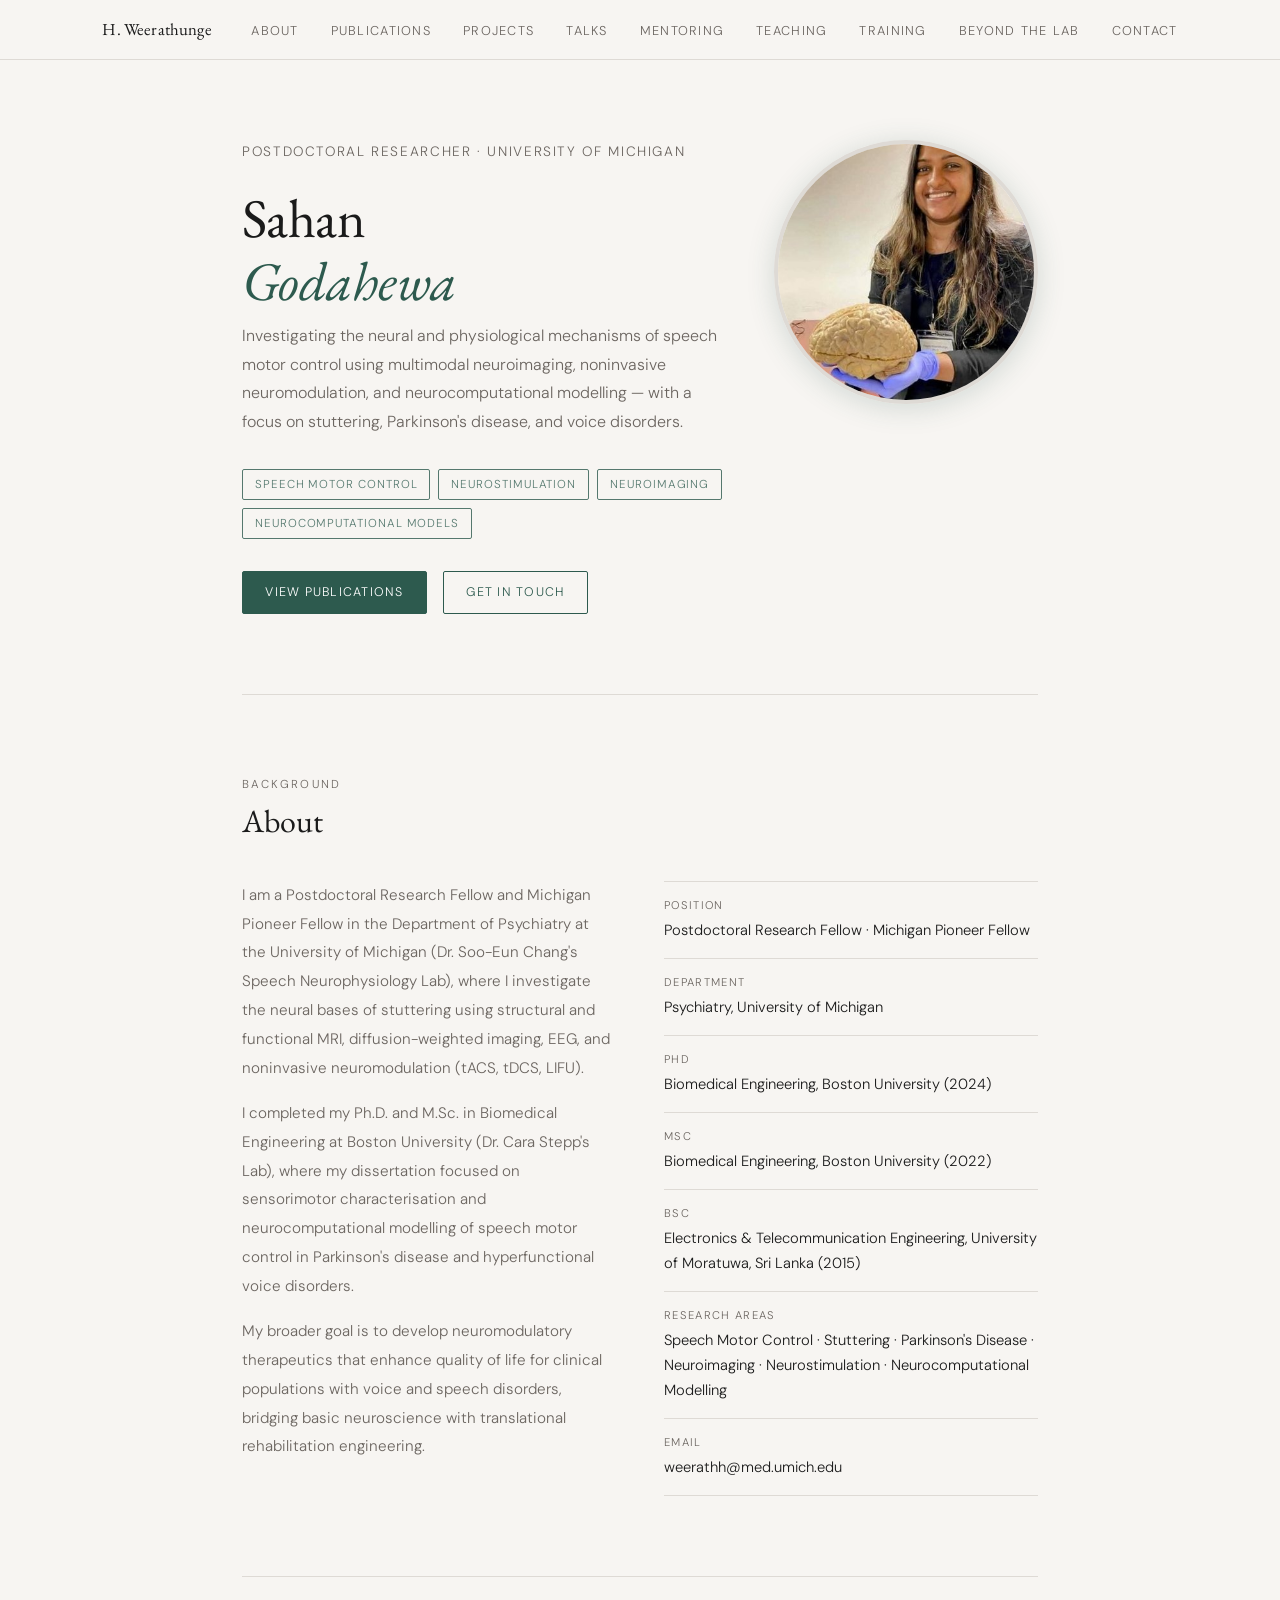
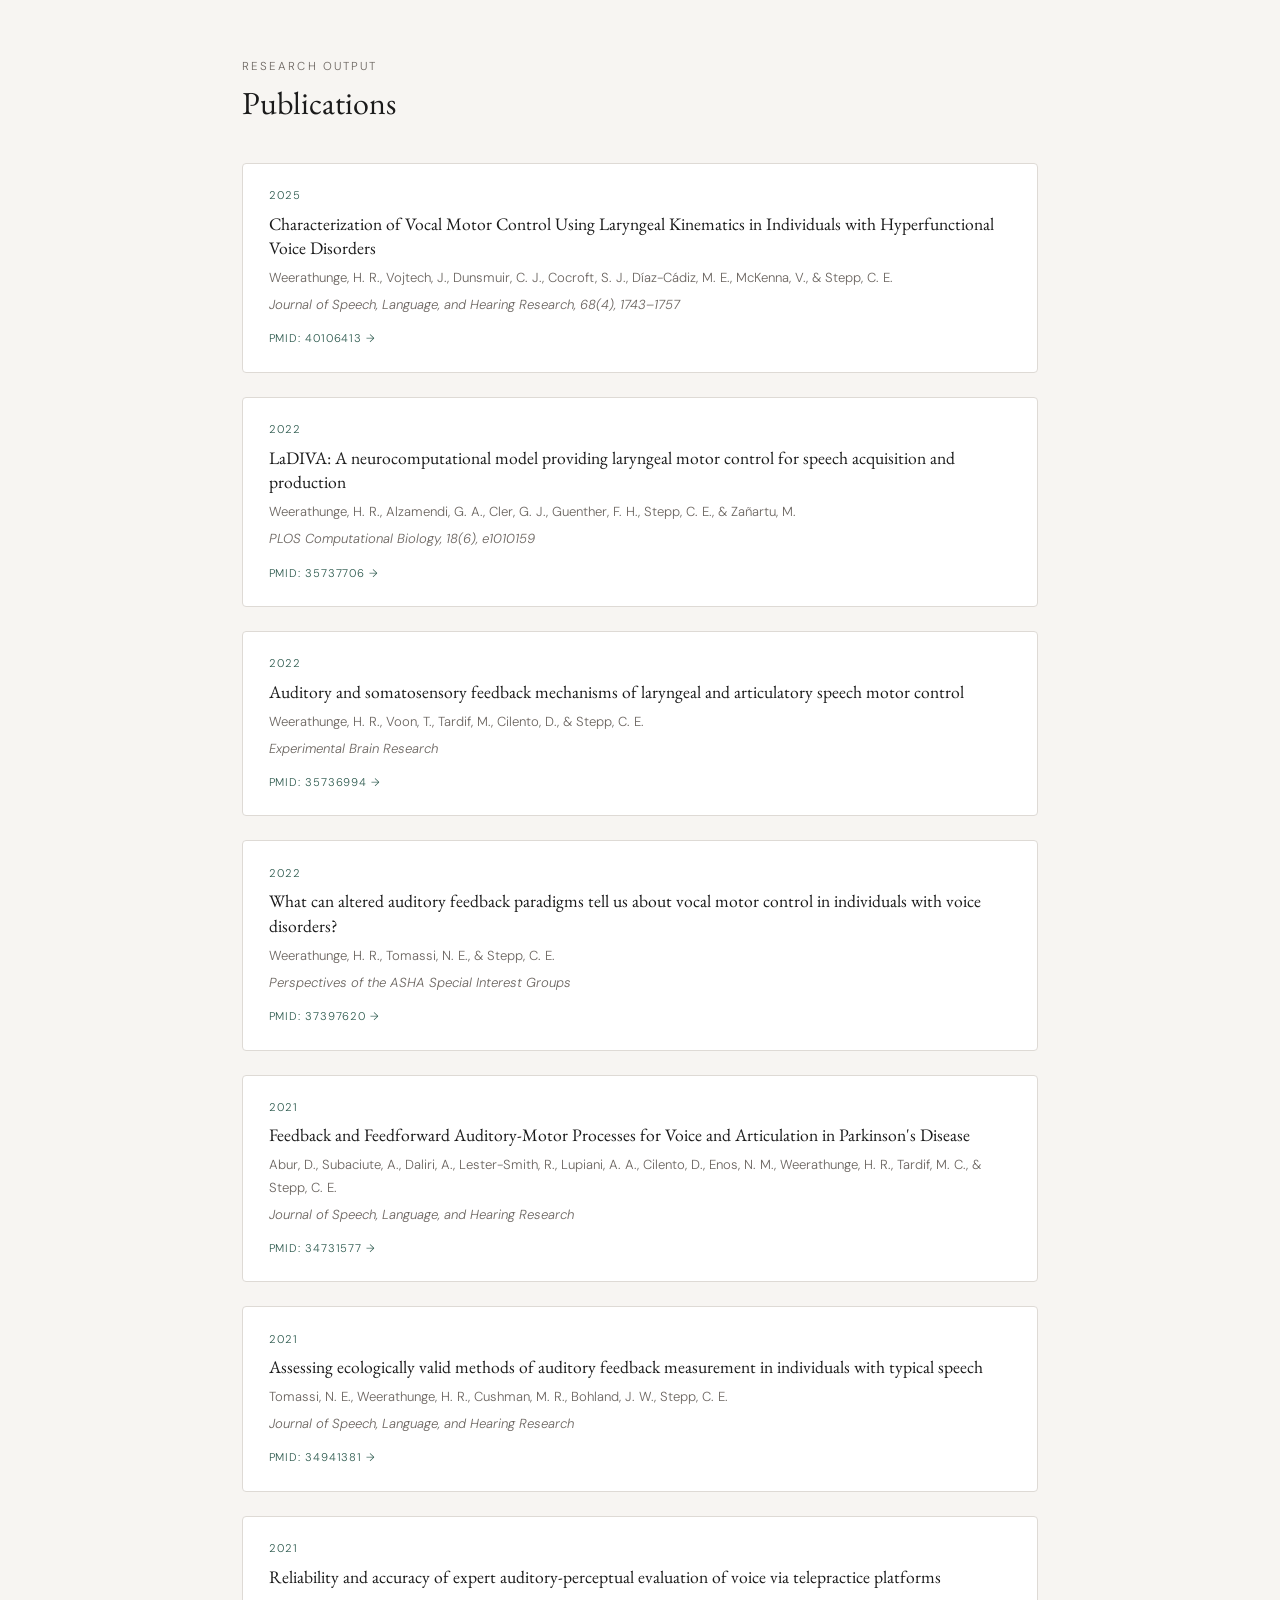
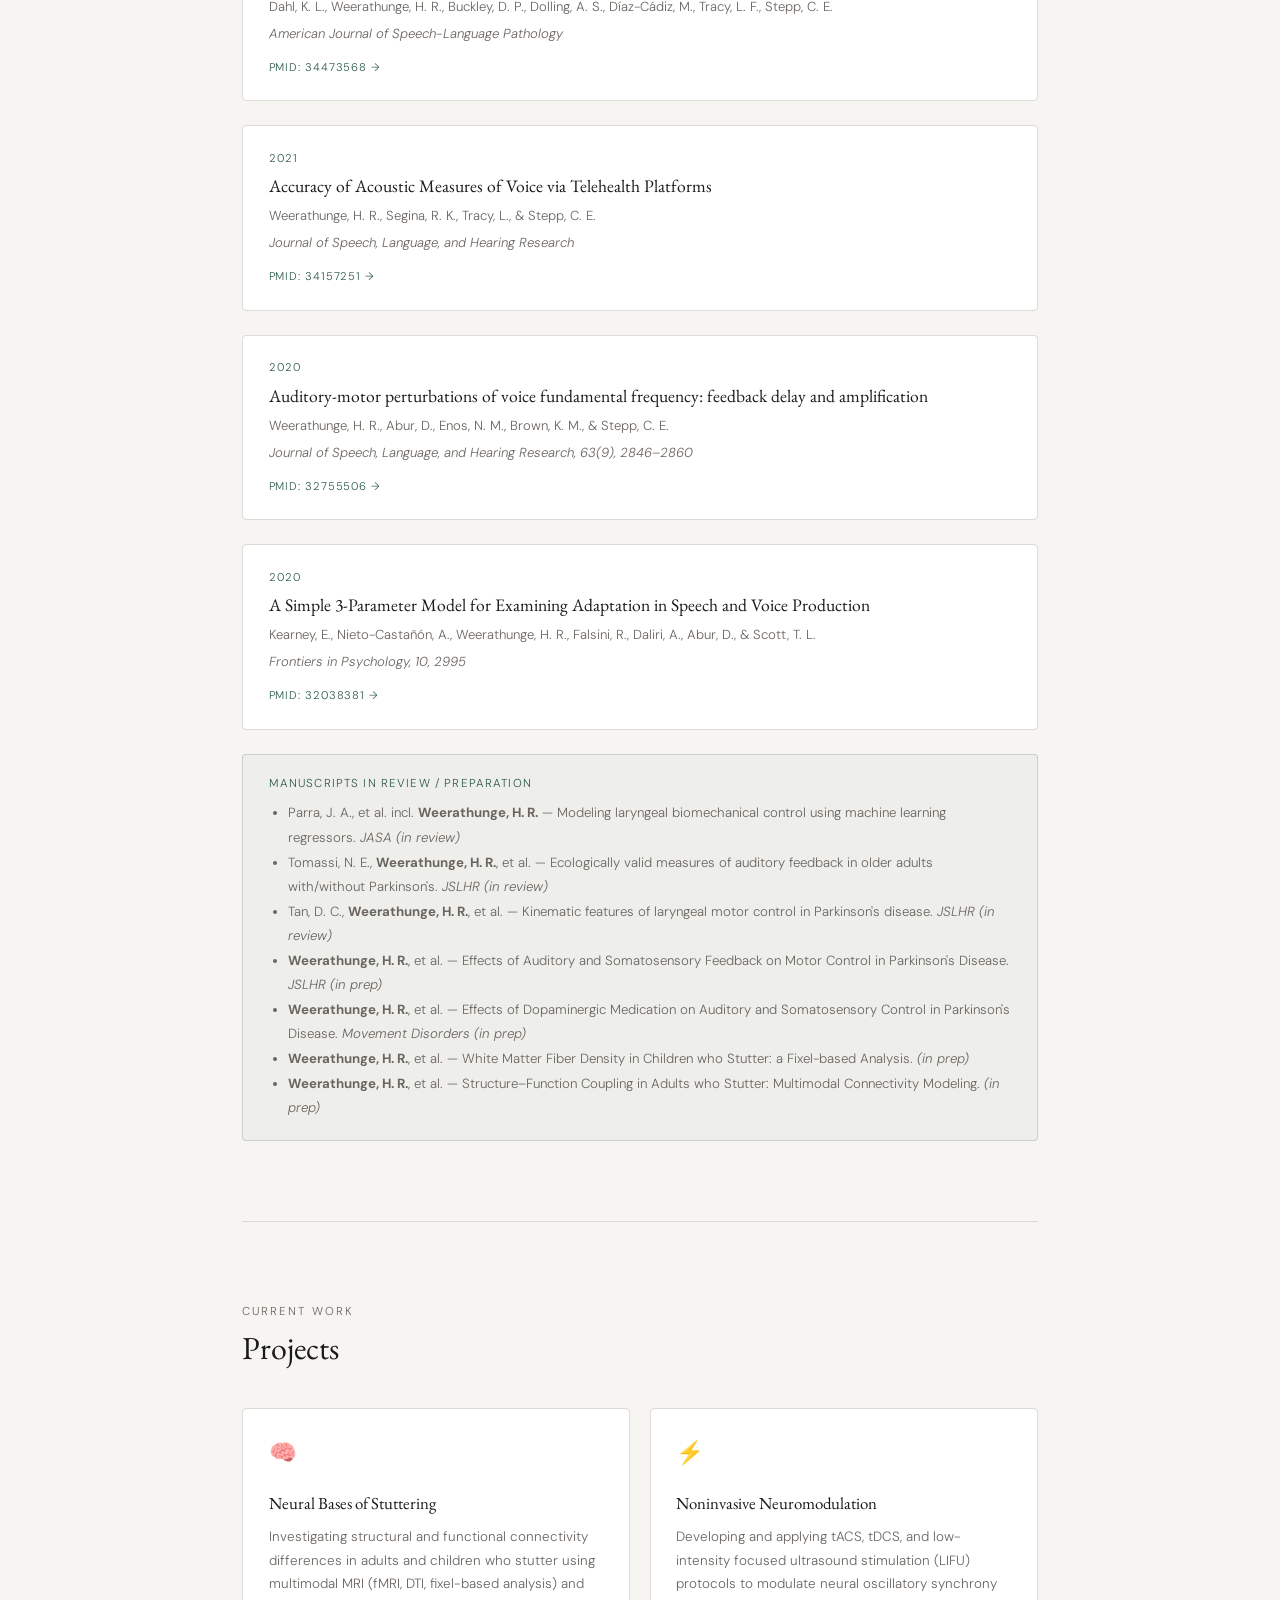
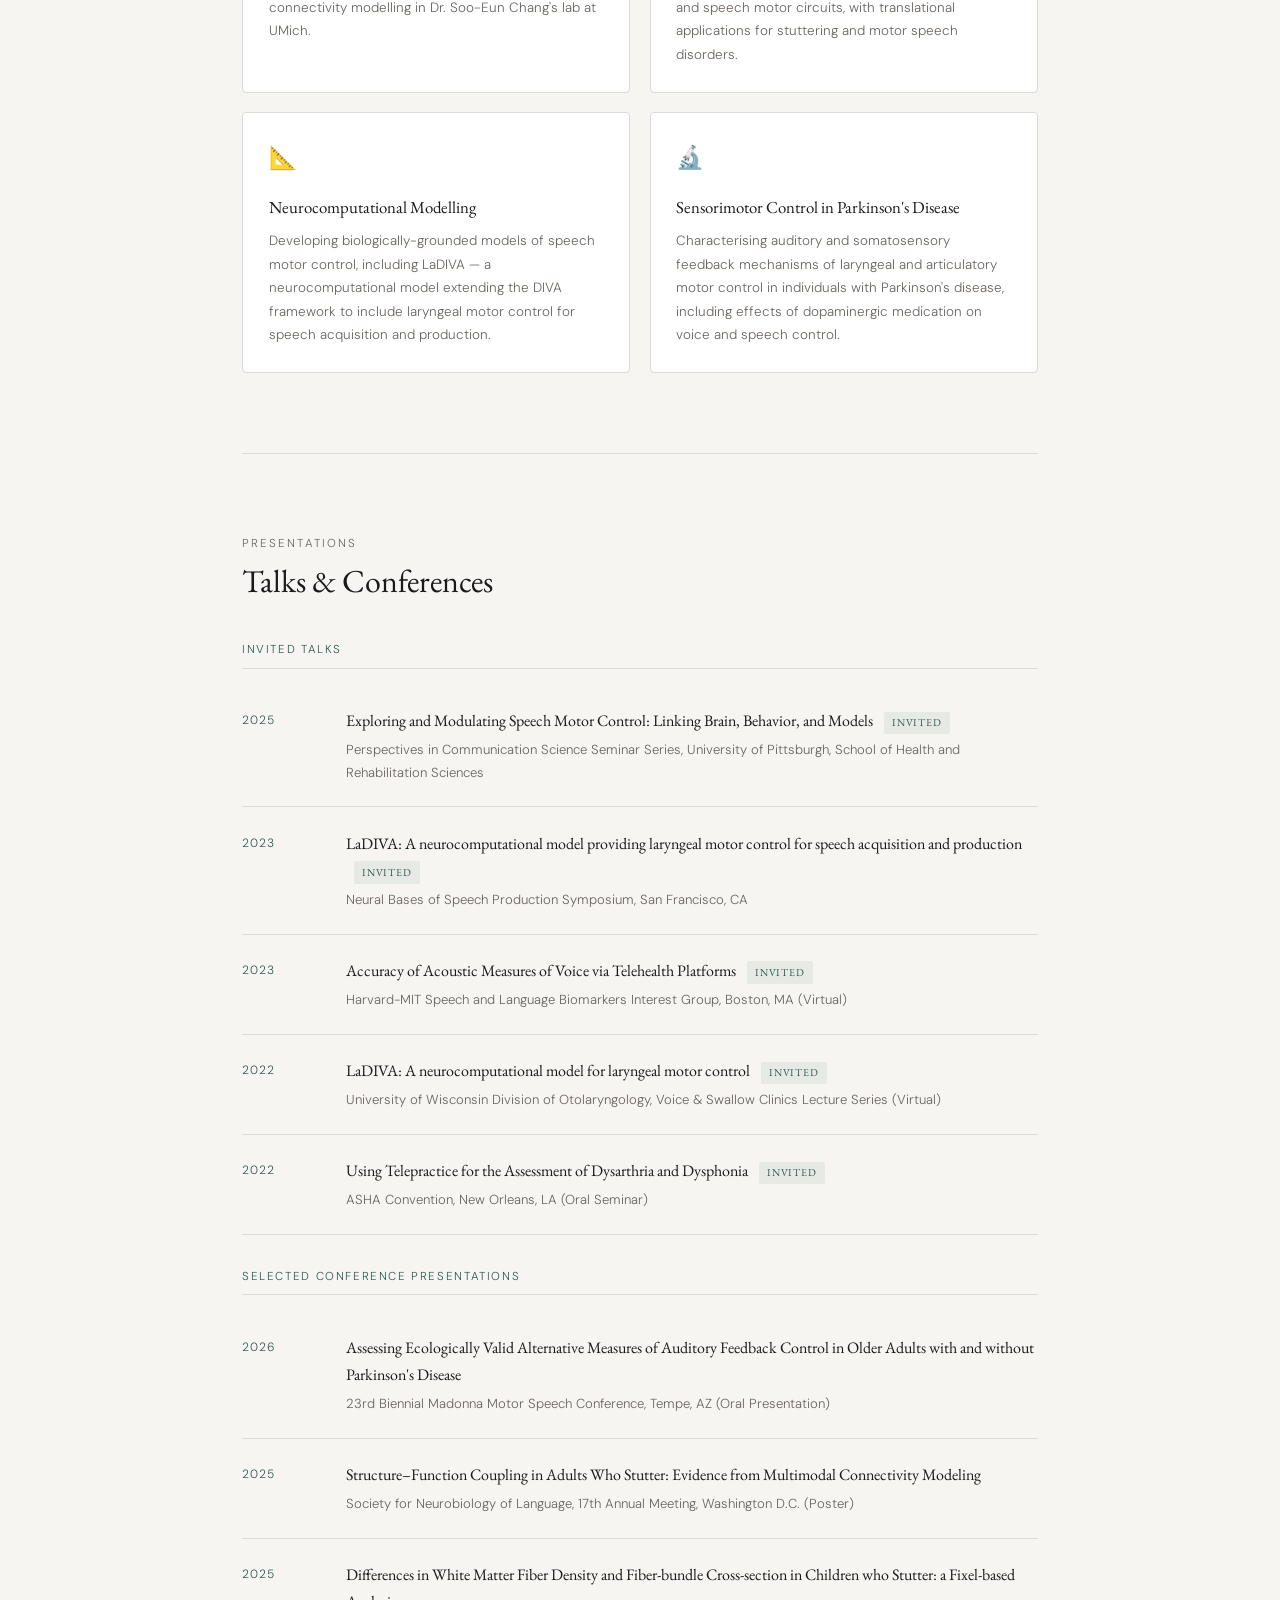
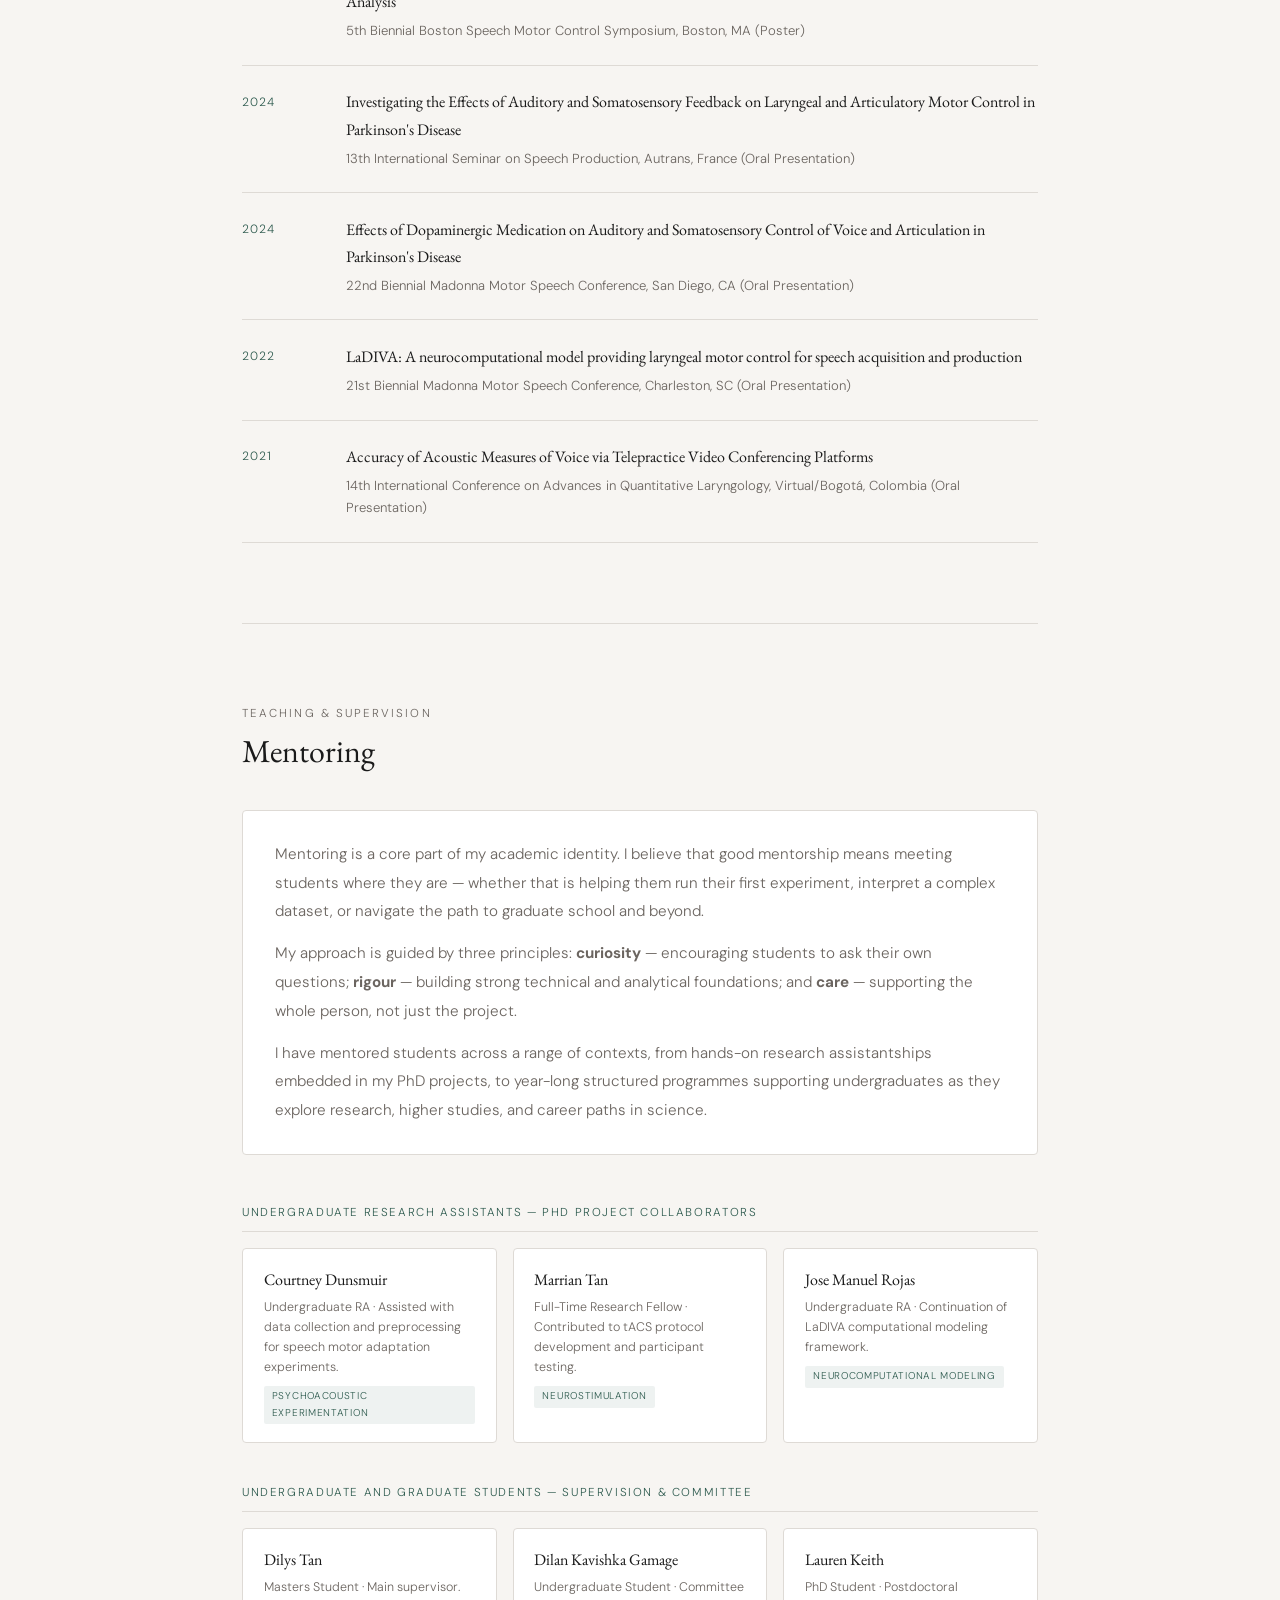
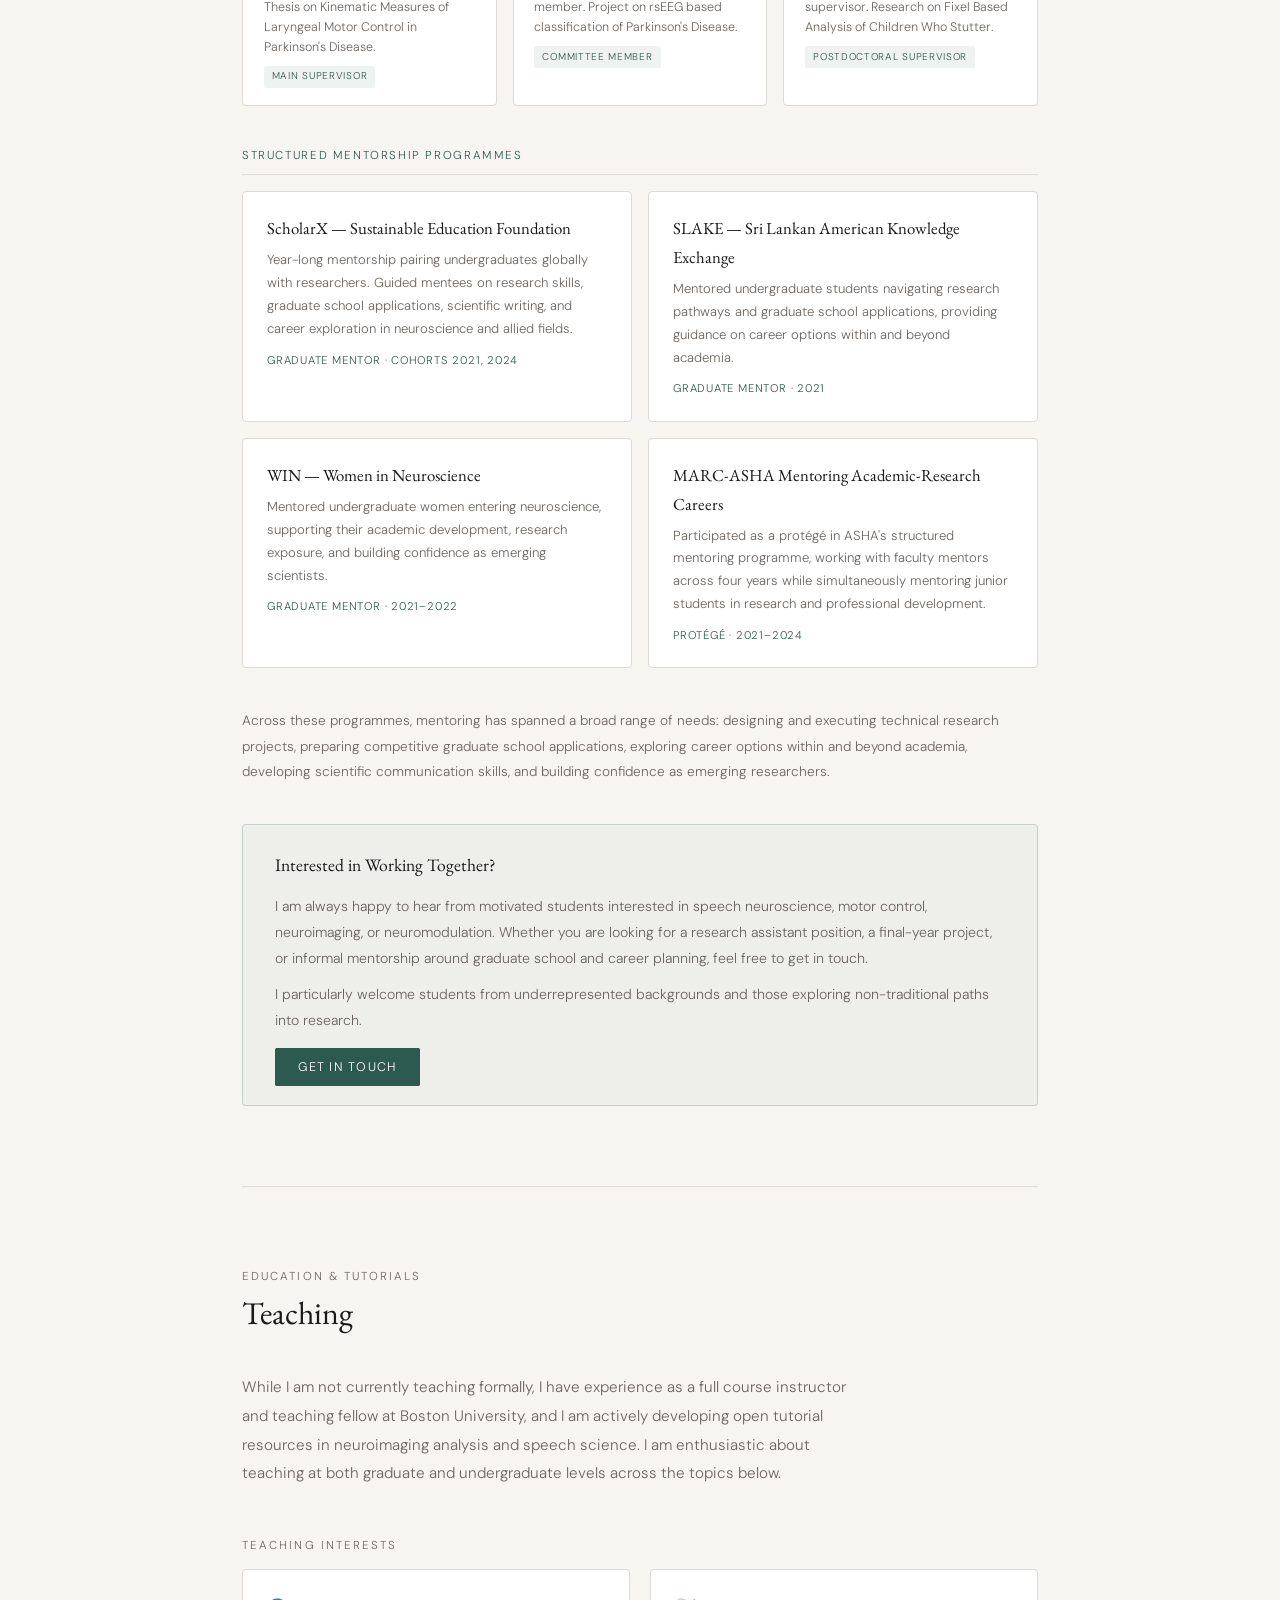
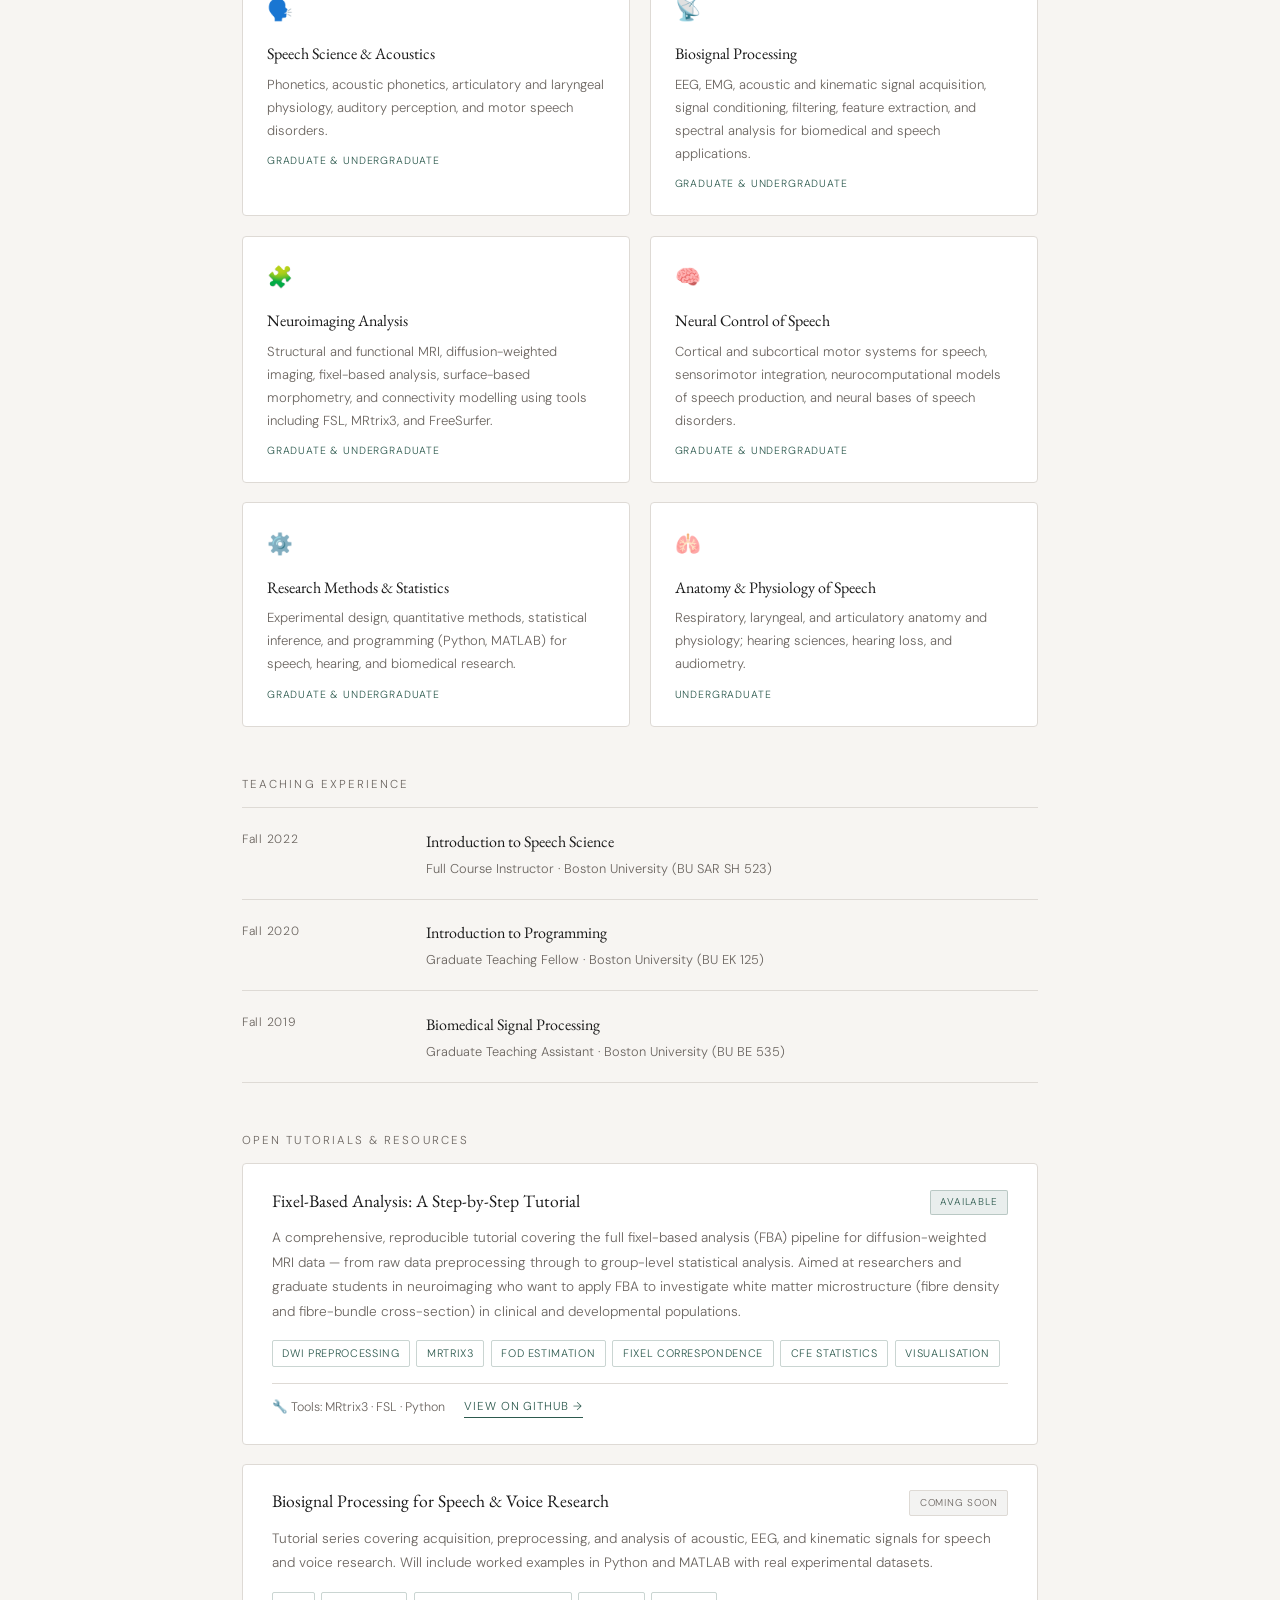
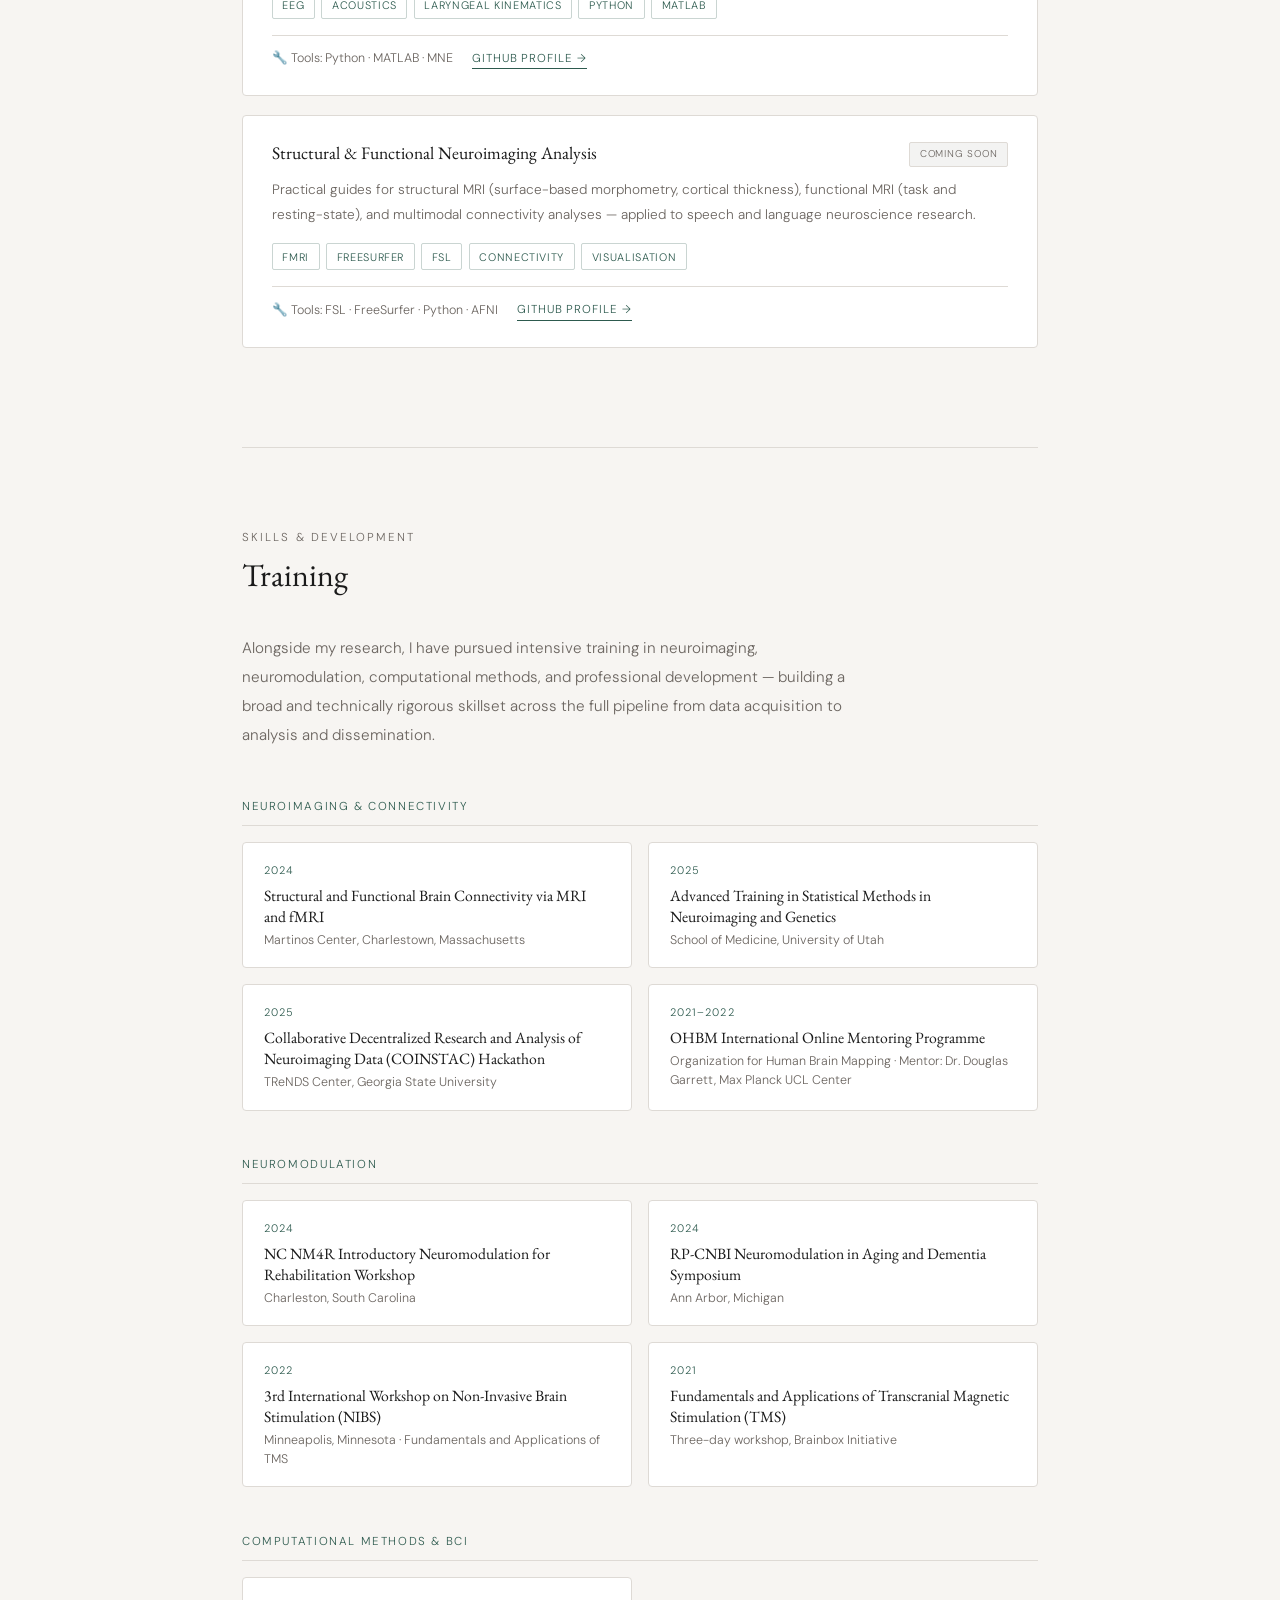
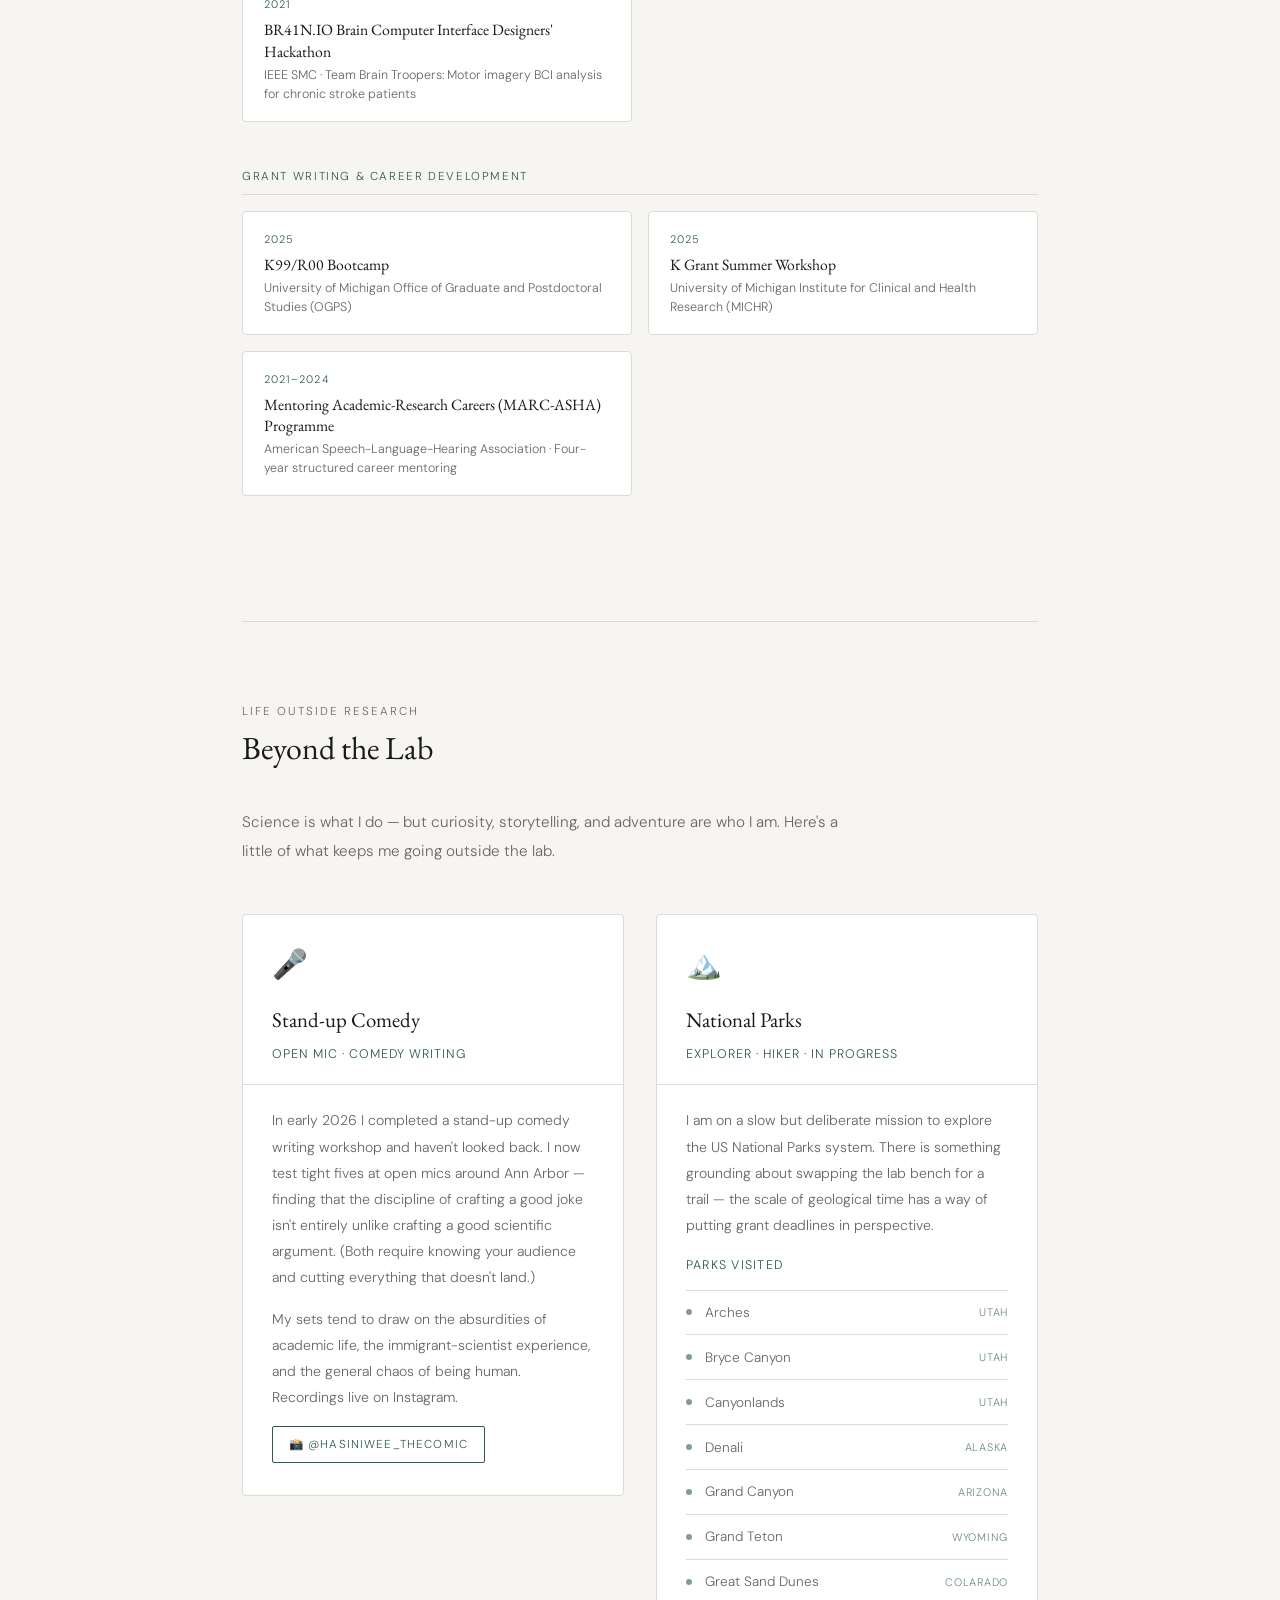
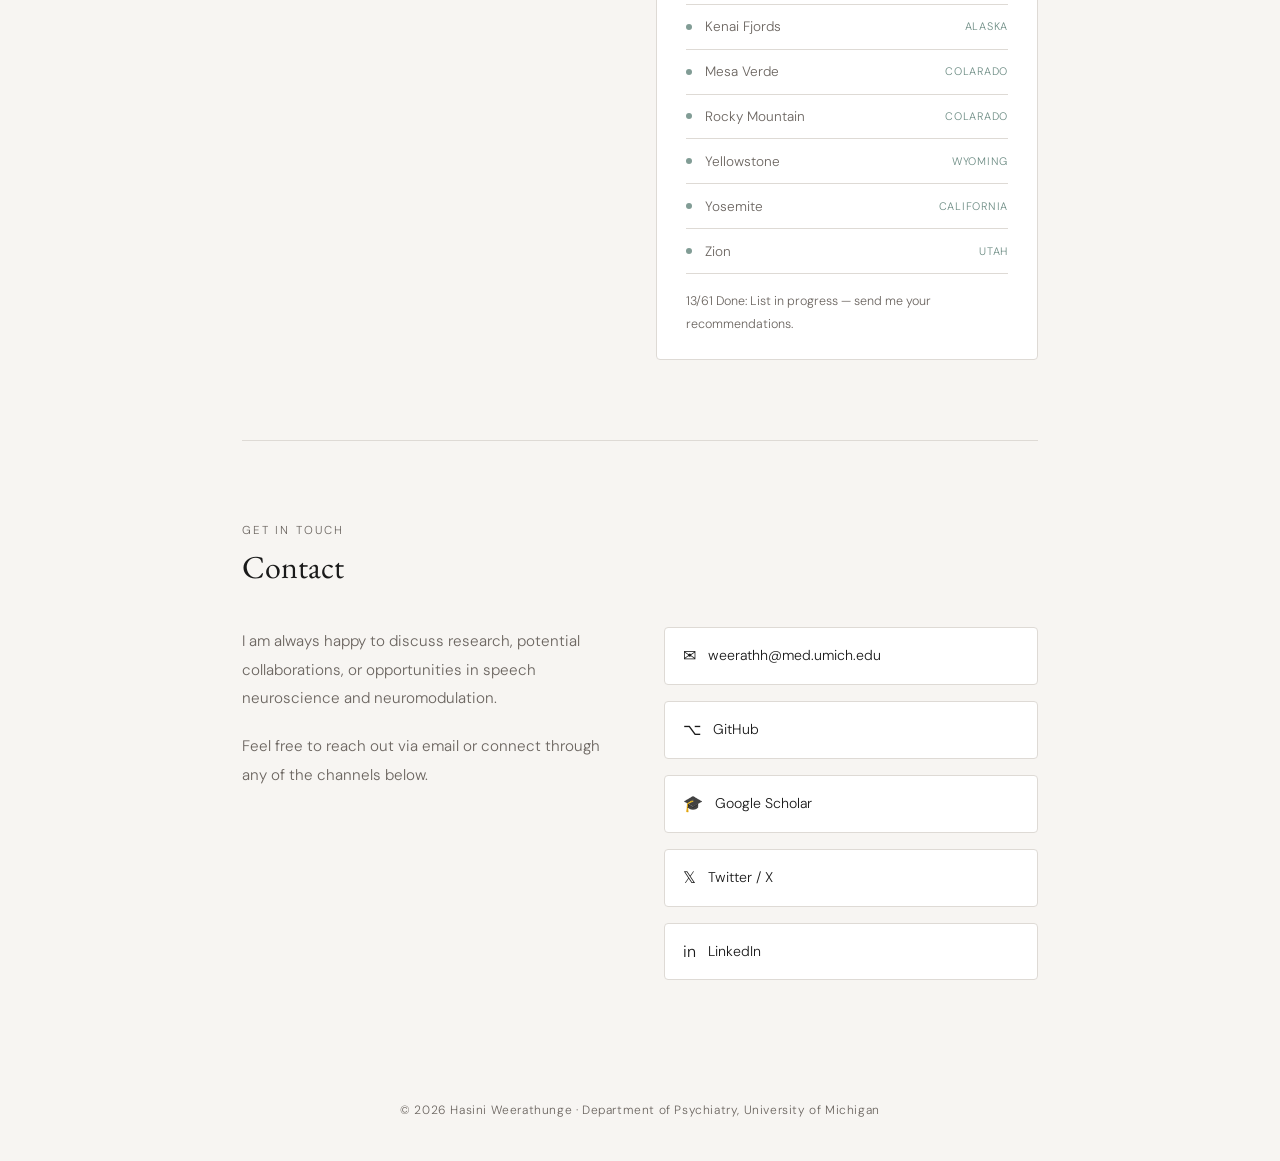
<file: index.html>
<!DOCTYPE html>
<html lang="en">
<head>
  <meta charset="UTF-8" />
  <meta name="viewport" content="width=device-width, initial-scale=1.0"/>
  <title>Sahan Godahewa | Computational Chemist</title>
  <link href="https://fonts.googleapis.com/css2?family=EB+Garamond:ital,wght@0,400;0,500;1,400&family=DM+Sans:wght@300;400;500&display=swap" rel="stylesheet"/>
  <style>
    *, *::before, *::after { box-sizing: border-box; margin: 0; padding: 0; }

    :root {
      --bg: #f7f5f2;
      --text: #1a1a1a;
      --muted: #6b6560;
      --accent: #2d5a4e;
      --border: #dedad5;
      --card: #ffffff;
      --serif: 'EB Garamond', Georgia, serif;
      --sans: 'DM Sans', sans-serif;
    }

    html { scroll-behavior: smooth; }

    body {
      background: var(--bg);
      color: var(--text);
      font-family: var(--sans);
      font-weight: 300;
      line-height: 1.7;
      font-size: 16px;
    }

    /* NAV */
    nav {
      position: fixed; top: 0; left: 0; right: 0;
      background: rgba(247,245,242,0.92);
      backdrop-filter: blur(8px);
      border-bottom: 1px solid var(--border);
      z-index: 100;
      padding: 0 max(2rem, 8vw);
      display: flex; align-items: center; justify-content: space-between;
      height: 60px;
    }
    .nav-name {
      font-family: var(--serif);
      font-size: 1.05rem;
      letter-spacing: 0.01em;
      color: var(--text);
      text-decoration: none;
    }
    .nav-links { display: flex; gap: 2rem; list-style: none; }
    .nav-links a {
      text-decoration: none;
      font-size: 0.8rem;
      letter-spacing: 0.1em;
      text-transform: uppercase;
      color: var(--muted);
      transition: color 0.2s;
    }
    .nav-links a:hover { color: var(--accent); }

    /* LAYOUT */
    main { max-width: 860px; margin: 0 auto; padding: 0 2rem; }
    section { padding: 5rem 0; border-bottom: 1px solid var(--border); }
    section:last-child { border-bottom: none; }

    /* HERO */
    #hero {
      padding-top: 140px;
      padding-bottom: 5rem;
      display: grid;
      grid-template-columns: 1fr auto;
      gap: 3rem;
      align-items: start;
    }
    .hero-text h1 {
      font-family: var(--serif);
      font-size: clamp(2.4rem, 5vw, 3.4rem);
      font-weight: 400;
      line-height: 1.15;
      letter-spacing: -0.01em;
      margin-bottom: 0.6rem;
    }
    .hero-text h1 em {
      font-style: italic;
      color: var(--accent);
    }
    .hero-subtitle {
      font-size: 0.85rem;
      letter-spacing: 0.12em;
      text-transform: uppercase;
      color: var(--muted);
      margin-bottom: 1.5rem;
    }
    .hero-desc {
      font-size: 1rem;
      color: var(--muted);
      max-width: 520px;
      line-height: 1.8;
      margin-bottom: 2rem;
    }
    .tags { display: flex; flex-wrap: wrap; gap: 0.5rem; margin-bottom: 2rem; }
    .tag {
      font-size: 0.72rem;
      letter-spacing: 0.08em;
      text-transform: uppercase;
      color: var(--accent);
      border: 1px solid var(--accent);
      padding: 0.3rem 0.75rem;
      border-radius: 2px;
      opacity: 0.8;
    }
    .hero-links { display: flex; gap: 1rem; flex-wrap: wrap; }
    .btn {
      font-size: 0.78rem;
      letter-spacing: 0.1em;
      text-transform: uppercase;
      padding: 0.6rem 1.4rem;
      text-decoration: none;
      border-radius: 2px;
      transition: all 0.2s;
      cursor: pointer;
    }
    .btn-primary {
      background: var(--accent);
      color: #fff;
      border: 1px solid var(--accent);
    }
    .btn-primary:hover { background: #1e3f36; border-color: #1e3f36; }
    .btn-outline {
      background: transparent;
      color: var(--accent);
      border: 1px solid var(--accent);
    }
    .btn-outline:hover { background: var(--accent); color: #fff; }

    .hero-avatar {
      width: 264px; height: 264px;
      border-radius: 50%;
      overflow: hidden;
      flex-shrink: 0;
      box-shadow: 0 4px 28px rgba(45,90,78,0.18);
      border: 4px solid #dedad5;
    }

    /* SECTION HEADINGS */
    .section-label {
      font-size: 0.72rem;
      letter-spacing: 0.18em;
      text-transform: uppercase;
      color: var(--muted);
      margin-bottom: 0.5rem;
    }
    .section-title {
      font-family: var(--serif);
      font-size: 2rem;
      font-weight: 400;
      margin-bottom: 2.5rem;
      line-height: 1.2;
    }

    /* ABOUT */
    .about-grid {
      display: grid;
      grid-template-columns: 1fr 1fr;
      gap: 3rem;
      align-items: start;
    }
    .about-text { min-width: 0; }
    .about-text p { color: var(--muted); font-size: 0.95rem; line-height: 1.9; margin-bottom: 1rem; }
    .about-details { min-width: 0; }
    .detail-row {
      display: flex; flex-direction: column;
      padding: 0.9rem 0;
      border-bottom: 1px solid var(--border);
    }
    .detail-row:first-child { border-top: 1px solid var(--border); }
    .detail-label {
      font-size: 0.7rem; letter-spacing: 0.12em;
      text-transform: uppercase; color: var(--muted); margin-bottom: 0.2rem;
    }
    .detail-val { font-size: 0.92rem; color: var(--text); word-wrap: break-word; overflow-wrap: break-word; }

    /* PUBLICATIONS */
    .pub-list { display: flex; flex-direction: column; gap: 1.5rem; }
    .pub-item {
      background: var(--card);
      border: 1px solid var(--border);
      border-radius: 4px;
      padding: 1.4rem 1.6rem;
      transition: border-color 0.2s, box-shadow 0.2s;
    }
    .pub-item:hover {
      border-color: var(--accent);
      box-shadow: 0 2px 16px rgba(45,90,78,0.07);
    }
    .pub-year {
      font-size: 0.7rem; letter-spacing: 0.1em;
      text-transform: uppercase; color: var(--accent);
      margin-bottom: 0.4rem;
    }
    .pub-title {
      font-family: var(--serif);
      font-size: 1.1rem;
      font-weight: 400;
      margin-bottom: 0.4rem;
      line-height: 1.4;
    }
    .pub-authors {
      font-size: 0.82rem; color: var(--muted); margin-bottom: 0.3rem;
    }
    .pub-journal {
      font-size: 0.82rem; color: var(--muted);
      font-style: italic;
    }
    .pub-links { margin-top: 0.8rem; display: flex; gap: 0.8rem; }
    .pub-link {
      font-size: 0.7rem; letter-spacing: 0.08em; text-transform: uppercase;
      color: var(--accent); text-decoration: none;
      border-bottom: 1px solid transparent;
      transition: border-color 0.2s;
    }
    .pub-link:hover { border-color: var(--accent); }

    /* PROJECTS */
    .projects-grid {
      display: grid;
      grid-template-columns: 1fr 1fr;
      gap: 1.2rem;
    }
    .project-card {
      background: var(--card);
      border: 1px solid var(--border);
      border-radius: 4px;
      padding: 1.6rem;
      transition: border-color 0.2s, box-shadow 0.2s;
    }
    .project-card:hover {
      border-color: var(--accent);
      box-shadow: 0 2px 16px rgba(45,90,78,0.07);
    }
    .project-icon {
      font-size: 1.4rem; margin-bottom: 1rem;
      display: block;
    }
    .project-title {
      font-family: var(--serif);
      font-size: 1.05rem;
      font-weight: 400;
      margin-bottom: 0.5rem;
    }
    .project-desc {
      font-size: 0.84rem; color: var(--muted); line-height: 1.75;
    }

    /* TALKS */
    .talks-list { display: flex; flex-direction: column; gap: 0; }
    .talk-item {
      display: grid;
      grid-template-columns: 80px 1fr;
      gap: 1.5rem;
      padding: 1.4rem 0;
      border-bottom: 1px solid var(--border);
      align-items: start;
    }
    .talk-item:first-child { border-top: 1px solid var(--border); }
    .talk-year {
      font-size: 0.75rem; letter-spacing: 0.08em;
      text-transform: uppercase; color: var(--accent);
      padding-top: 0.2rem;
    }
    .talk-title {
      font-family: var(--serif);
      font-size: 1rem;
      font-weight: 400;
      margin-bottom: 0.3rem;
    }
    .talk-venue {
      font-size: 0.82rem; color: var(--muted);
    }
    .talk-type {
      display: inline-block;
      font-size: 0.65rem; letter-spacing: 0.08em;
      text-transform: uppercase;
      background: rgba(45,90,78,0.08);
      color: var(--accent);
      padding: 0.15rem 0.5rem;
      border-radius: 2px;
      margin-left: 0.5rem;
      vertical-align: middle;
    }

    /* CONTACT */
    .contact-inner {
      display: grid;
      grid-template-columns: 1fr 1fr;
      gap: 3rem;
      align-items: start;
    }
    .contact-text p {
      font-size: 0.95rem; color: var(--muted); line-height: 1.9; margin-bottom: 1.2rem;
    }
    .contact-links { display: flex; flex-direction: column; gap: 1rem; }
    .contact-link {
      display: flex; align-items: center; gap: 0.8rem;
      font-size: 0.88rem; color: var(--text);
      text-decoration: none;
      padding: 0.9rem 1.1rem;
      background: var(--card);
      border: 1px solid var(--border);
      border-radius: 4px;
      transition: border-color 0.2s;
    }
    .contact-link:hover { border-color: var(--accent); }
    .contact-icon { font-size: 1rem; }

    /* FOOTER */
    footer {
      text-align: center;
      padding: 2.5rem;
      font-size: 0.75rem;
      color: var(--muted);
      letter-spacing: 0.05em;
    }

    /* FADE-IN ANIMATION */
    .fade-in {
      opacity: 0; transform: translateY(18px);
      transition: opacity 0.6s ease, transform 0.6s ease;
    }
    .fade-in.visible { opacity: 1; transform: translateY(0); }

    /* MENTORING */
    .mentoring-philosophy {
      background: var(--card);
      border: 1px solid var(--border);
      border-radius: 4px;
      padding: 1.8rem 2rem;
      margin-bottom: 3rem;
    }
    .mentoring-philosophy p {
      font-size: 0.95rem;
      color: var(--muted);
      line-height: 1.9;
      margin-bottom: 0.8rem;
    }
    .mentoring-philosophy p:last-child { margin-bottom: 0; }

    .mentoring-category {
      margin-bottom: 2.5rem;
    }
    .mentoring-category-title {
      font-size: 0.72rem;
      letter-spacing: 0.14em;
      text-transform: uppercase;
      color: var(--accent);
      margin-bottom: 1rem;
      padding-bottom: 0.5rem;
      border-bottom: 1px solid var(--border);
    }
    .mentee-grid {
      display: grid;
      grid-template-columns: repeat(3, 1fr);
      gap: 1rem;
    }
    .mentee-card {
      background: var(--card);
      border: 1px solid var(--border);
      border-radius: 4px;
      padding: 1.1rem 1.3rem;
      transition: border-color 0.2s;
    }
    .mentee-card:hover { border-color: var(--accent); }
    .mentee-name {
      font-family: var(--serif);
      font-size: 1rem;
      font-weight: 400;
      margin-bottom: 0.3rem;
    }
    .mentee-detail {
      font-size: 0.78rem;
      color: var(--muted);
      line-height: 1.6;
    }
    .mentee-tag {
      display: inline-block;
      font-size: 0.62rem;
      letter-spacing: 0.07em;
      text-transform: uppercase;
      background: rgba(45,90,78,0.08);
      color: var(--accent);
      padding: 0.15rem 0.5rem;
      border-radius: 2px;
      margin-top: 0.5rem;
    }

    .programs-grid {
      display: grid;
      grid-template-columns: 1fr 1fr;
      gap: 1rem;
      margin-bottom: 2.5rem;
    }
    .program-card {
      background: var(--card);
      border: 1px solid var(--border);
      border-radius: 4px;
      padding: 1.4rem 1.5rem;
      transition: border-color 0.2s;
    }
    .program-card:hover { border-color: var(--accent); }
    .program-name {
      font-family: var(--serif);
      font-size: 1.05rem;
      font-weight: 400;
      margin-bottom: 0.4rem;
    }
    .program-desc {
      font-size: 0.82rem;
      color: var(--muted);
      line-height: 1.75;
    }
    .program-meta {
      font-size: 0.7rem;
      letter-spacing: 0.07em;
      text-transform: uppercase;
      color: var(--accent);
      margin-top: 0.6rem;
    }

    .opportunities-box {
      background: rgba(45,90,78,0.04);
      border: 1px solid rgba(45,90,78,0.2);
      border-radius: 4px;
      padding: 1.6rem 2rem;
      margin-top: 1rem;
    }
    .opportunities-box h4 {
      font-family: var(--serif);
      font-size: 1.1rem;
      font-weight: 400;
      margin-bottom: 0.8rem;
    }
    .opportunities-box p {
      font-size: 0.88rem;
      color: var(--muted);
      line-height: 1.85;
      margin-bottom: 0.6rem;
    }
    .opportunities-box p:last-child { margin-bottom: 0; }

    /* TEACHING */
    .teaching-grid {
      display: grid;
      grid-template-columns: 1fr 1fr;
      gap: 1.2rem;
      margin-bottom: 3rem;
    }
    .teaching-card {
      background: var(--card);
      border: 1px solid var(--border);
      border-radius: 4px;
      padding: 1.4rem 1.5rem;
      transition: border-color 0.2s, box-shadow 0.2s;
    }
    .teaching-card:hover {
      border-color: var(--accent);
      box-shadow: 0 2px 16px rgba(45,90,78,0.07);
    }
    .teaching-card-icon { font-size: 1.3rem; display: block; margin-bottom: 0.8rem; }
    .teaching-card-title {
      font-family: var(--serif);
      font-size: 1rem;
      font-weight: 400;
      margin-bottom: 0.4rem;
    }
    .teaching-card-desc {
      font-size: 0.82rem;
      color: var(--muted);
      line-height: 1.75;
    }
    .teaching-card-level {
      font-size: 0.65rem;
      letter-spacing: 0.08em;
      text-transform: uppercase;
      color: var(--accent);
      margin-top: 0.6rem;
    }

    .tutorial-card {
      background: var(--card);
      border: 1px solid var(--border);
      border-radius: 4px;
      padding: 1.6rem 1.8rem;
      margin-bottom: 1.2rem;
      transition: border-color 0.2s, box-shadow 0.2s;
      position: relative;
    }
    .tutorial-card:hover {
      border-color: var(--accent);
      box-shadow: 0 2px 16px rgba(45,90,78,0.07);
    }
    .tutorial-card-header {
      display: flex;
      align-items: flex-start;
      justify-content: space-between;
      gap: 1rem;
      margin-bottom: 0.7rem;
    }
    .tutorial-card-title {
      font-family: var(--serif);
      font-size: 1.1rem;
      font-weight: 400;
      line-height: 1.3;
    }
    .tutorial-badge {
      font-size: 0.62rem;
      letter-spacing: 0.08em;
      text-transform: uppercase;
      padding: 0.2rem 0.6rem;
      border-radius: 2px;
      white-space: nowrap;
      flex-shrink: 0;
    }
    .tutorial-badge-live {
      background: rgba(45,90,78,0.1);
      color: var(--accent);
      border: 1px solid rgba(45,90,78,0.25);
    }
    .tutorial-badge-soon {
      background: rgba(107,101,96,0.08);
      color: var(--muted);
      border: 1px solid var(--border);
    }
    .tutorial-card-desc {
      font-size: 0.85rem;
      color: var(--muted);
      line-height: 1.8;
      margin-bottom: 1rem;
    }
    .tutorial-topics {
      display: flex;
      flex-wrap: wrap;
      gap: 0.4rem;
      margin-bottom: 1rem;
    }
    .tutorial-topic {
      font-size: 0.68rem;
      letter-spacing: 0.06em;
      text-transform: uppercase;
      color: var(--accent);
      border: 1px solid rgba(45,90,78,0.25);
      padding: 0.2rem 0.6rem;
      border-radius: 2px;
    }
    .tutorial-footer {
      display: flex;
      align-items: center;
      gap: 1.2rem;
      padding-top: 0.8rem;
      border-top: 1px solid var(--border);
      font-size: 0.78rem;
      color: var(--muted);
    }
    .tutorial-link {
      font-size: 0.72rem;
      letter-spacing: 0.08em;
      text-transform: uppercase;
      color: var(--accent);
      text-decoration: none;
      border-bottom: 1px solid var(--accent);
      transition: opacity 0.2s;
    }
    .tutorial-link:hover { opacity: 0.7; }

    .experience-row {
      display: grid;
      grid-template-columns: 160px 1fr;
      gap: 1.5rem;
      padding: 1.2rem 0;
      border-bottom: 1px solid var(--border);
      align-items: start;
    }
    .experience-row:first-child { border-top: 1px solid var(--border); }
    .experience-year {
      font-size: 0.75rem;
      letter-spacing: 0.06em;
      color: var(--muted);
      padding-top: 0.1rem;
    }
    .experience-title {
      font-family: var(--serif);
      font-size: 1rem;
      font-weight: 400;
      margin-bottom: 0.2rem;
    }
    .experience-role {
      font-size: 0.8rem;
      color: var(--muted);
    }

    /* TRAINING */
    .training-category { margin-bottom: 2.8rem; }
    .training-category-title {
      font-size: 0.72rem;
      letter-spacing: 0.14em;
      text-transform: uppercase;
      color: var(--accent);
      margin-bottom: 1rem;
      padding-bottom: 0.5rem;
      border-bottom: 1px solid var(--border);
    }
    .training-grid {
      display: grid;
      grid-template-columns: repeat(2, 1fr);
      gap: 1rem;
    }
    .training-card {
      background: var(--card);
      border: 1px solid var(--border);
      border-radius: 4px;
      padding: 1.1rem 1.3rem;
      transition: border-color 0.2s, box-shadow 0.2s;
    }
    .training-card:hover {
      border-color: var(--accent);
      box-shadow: 0 2px 12px rgba(45,90,78,0.07);
    }
    .training-card-year {
      font-size: 0.68rem;
      letter-spacing: 0.1em;
      text-transform: uppercase;
      color: var(--accent);
      margin-bottom: 0.35rem;
    }
    .training-card-title {
      font-family: var(--serif);
      font-size: 0.98rem;
      font-weight: 400;
      margin-bottom: 0.25rem;
      line-height: 1.35;
    }
    .training-card-org {
      font-size: 0.78rem;
      color: var(--muted);
      line-height: 1.5;
    }

    /* BEYOND THE LAB */
    .beyond-grid {
      display: grid;
      grid-template-columns: 1fr 1fr;
      gap: 2rem;
      align-items: start;
    }
    .beyond-feature {
      background: var(--card);
      border: 1px solid var(--border);
      border-radius: 4px;
      overflow: hidden;
      transition: box-shadow 0.2s;
    }
    .beyond-feature:hover { box-shadow: 0 4px 24px rgba(45,90,78,0.09); }
    .beyond-feature-header {
      padding: 1.6rem 1.8rem 1.2rem;
      border-bottom: 1px solid var(--border);
    }
    .beyond-feature-icon { font-size: 1.8rem; margin-bottom: 0.8rem; display: block; }
    .beyond-feature-title {
      font-family: var(--serif);
      font-size: 1.3rem;
      font-weight: 400;
      margin-bottom: 0.4rem;
    }
    .beyond-feature-sub {
      font-size: 0.78rem;
      letter-spacing: 0.08em;
      text-transform: uppercase;
      color: var(--accent);
    }
    .beyond-feature-body { padding: 1.4rem 1.8rem; }
    .beyond-feature-body p {
      font-size: 0.88rem;
      color: var(--muted);
      line-height: 1.85;
      margin-bottom: 1rem;
    }
    .beyond-link {
      display: inline-flex;
      align-items: center;
      gap: 0.5rem;
      font-size: 0.72rem;
      letter-spacing: 0.1em;
      text-transform: uppercase;
      color: var(--accent);
      text-decoration: none;
      border: 1px solid var(--accent);
      padding: 0.5rem 1rem;
      border-radius: 2px;
      transition: all 0.2s;
      margin-right: 0.6rem;
      margin-bottom: 0.6rem;
    }
    .beyond-link:hover { background: var(--accent); color: #fff; }
    .parks-list { display: flex; flex-direction: column; gap: 0; }
    .park-item {
      display: flex;
      align-items: center;
      gap: 0.8rem;
      padding: 0.65rem 0;
      border-bottom: 1px solid var(--border);
      font-size: 0.85rem;
      color: var(--muted);
    }
    .park-item:first-child { border-top: 1px solid var(--border); }
    .park-dot { width: 6px; height: 6px; border-radius: 50%; background: var(--accent); flex-shrink: 0; opacity: 0.6; }
    .park-state { font-size: 0.68rem; letter-spacing: 0.07em; text-transform: uppercase; color: var(--accent); margin-left: auto; opacity: 0.7; }

    /* RESPONSIVE END */
    @media (max-width: 640px) {
      #hero { grid-template-columns: 1fr; }
      .hero-avatar { display: none; }
      .about-grid, .projects-grid, .contact-inner, .beyond-grid { grid-template-columns: 1fr; }
      .talk-item { grid-template-columns: 60px 1fr; gap: 1rem; }
      nav { padding: 0 1rem; }
      .nav-links { gap: 0.8rem; }
      main { padding: 0 1.2rem; }
      .mentee-grid, .programs-grid, .training-grid { grid-template-columns: 1fr; }
      .teaching-grid { grid-template-columns: 1fr; }
      .experience-row { grid-template-columns: 1fr; gap: 0.3rem; }
    }
  </style>
</head>
<body>

  <nav>
    <a class="nav-name" href="#hero">H. Weerathunge</a>
    <ul class="nav-links">
      <li><a href="#about">About</a></li>
      <li><a href="#publications">Publications</a></li>
      <li><a href="#projects">Projects</a></li>
      <li><a href="#talks">Talks</a></li>
      <li><a href="#mentoring">Mentoring</a></li>
      <li><a href="#teaching">Teaching</a></li>
      <li><a href="#training">Training</a></li>
      <li><a href="#beyond">Beyond the Lab</a></li>
      <li><a href="#contact">Contact</a></li>
    </ul>
  </nav>

  <main>

    <!-- HERO -->
    <section id="hero">
      <div class="hero-text fade-in">
        <p class="hero-subtitle">Postdoctoral Researcher · University of Michigan</p>
        <h1>Sahan<br><em>Godahewa</em></h1>
        <p class="hero-desc">
          Investigating the neural and physiological mechanisms of speech motor control using
          multimodal neuroimaging, noninvasive neuromodulation, and neurocomputational modelling —
          with a focus on stuttering, Parkinson's disease, and voice disorders.
        </p>
        <div class="tags">
          <span class="tag">Speech Motor Control</span>
          <span class="tag">Neurostimulation</span>
          <span class="tag">Neuroimaging</span>
          <span class="tag">Neurocomputational Models</span>
        </div>
        <div class="hero-links">
          <a href="#publications" class="btn btn-primary">View Publications</a>
          <a href="#contact" class="btn btn-outline">Get in Touch</a>
        </div>
      </div>
      <div class="hero-avatar fade-in"><img src="[data-uri]" alt="Hasini Weerathunge" style="width:100%;height:100%;object-fit:cover;object-position:center top;" /></div>
    </section>

    <!-- ABOUT -->
    <section id="about">
      <p class="section-label">Background</p>
      <h2 class="section-title">About</h2>
      <div class="about-grid">
        <div class="about-text fade-in">
          <p>
            I am a Postdoctoral Research Fellow and Michigan Pioneer Fellow in the Department of
            Psychiatry at the University of Michigan (Dr. Soo-Eun Chang's Speech Neurophysiology Lab),
            where I investigate the neural bases of stuttering using structural and functional MRI,
            diffusion-weighted imaging, EEG, and noninvasive neuromodulation (tACS, tDCS, LIFU).
          </p>
          <p>
            I completed my Ph.D. and M.Sc. in Biomedical Engineering at Boston University (Dr. Cara
            Stepp's Lab), where my dissertation focused on sensorimotor characterisation and
            neurocomputational modelling of speech motor control in Parkinson's disease and
            hyperfunctional voice disorders.
          </p>
          <p>
            My broader goal is to develop neuromodulatory therapeutics that enhance quality of life
            for clinical populations with voice and speech disorders, bridging basic neuroscience
            with translational rehabilitation engineering.
          </p>
        </div>
        <div class="about-details fade-in">
          <div class="detail-row">
            <span class="detail-label">Position</span>
            <span class="detail-val">Postdoctoral Research Fellow · Michigan Pioneer Fellow</span>
          </div>
          <div class="detail-row">
            <span class="detail-label">Department</span>
            <span class="detail-val">Psychiatry, University of Michigan</span>
          </div>
          <div class="detail-row">
            <span class="detail-label">PhD</span>
            <span class="detail-val">Biomedical Engineering, Boston University (2024)</span>
          </div>
          <div class="detail-row">
            <span class="detail-label">MSc</span>
            <span class="detail-val">Biomedical Engineering, Boston University (2022)</span>
          </div>
          <div class="detail-row">
            <span class="detail-label">BSc</span>
            <span class="detail-val">Electronics &amp; Telecommunication Engineering, University of Moratuwa, Sri Lanka (2015)</span>
          </div>
          <div class="detail-row">
            <span class="detail-label">Research Areas</span>
            <span class="detail-val">Speech Motor Control · Stuttering · Parkinson's Disease · Neuroimaging · Neurostimulation · Neurocomputational Modelling</span>
          </div>
          <div class="detail-row">
            <span class="detail-label">Email</span>
            <span class="detail-val">weerathh@med.umich.edu</span>
          </div>
        </div>
      </div>
    </section>

    <!-- PUBLICATIONS -->
    <section id="publications">
      <p class="section-label">Research Output</p>
      <h2 class="section-title">Publications</h2>
      <div class="pub-list">

        <div class="pub-item fade-in">
          <p class="pub-year">2025</p>
          <p class="pub-title">Characterization of Vocal Motor Control Using Laryngeal Kinematics in Individuals with Hyperfunctional Voice Disorders</p>
          <p class="pub-authors">Weerathunge, H. R., Vojtech, J., Dunsmuir, C. J., Cocroft, S. J., Díaz-Cádiz, M. E., McKenna, V., &amp; Stepp, C. E.</p>
          <p class="pub-journal">Journal of Speech, Language, and Hearing Research, 68(4), 1743–1757</p>
          <div class="pub-links"><a href="https://pubmed.ncbi.nlm.nih.gov/40106413/" target="_blank" class="pub-link">PMID: 40106413 →</a></div>
        </div>

        <div class="pub-item fade-in">
          <p class="pub-year">2022</p>
          <p class="pub-title">LaDIVA: A neurocomputational model providing laryngeal motor control for speech acquisition and production</p>
          <p class="pub-authors">Weerathunge, H. R., Alzamendi, G. A., Cler, G. J., Guenther, F. H., Stepp, C. E., &amp; Zañartu, M.</p>
          <p class="pub-journal">PLOS Computational Biology, 18(6), e1010159</p>
          <div class="pub-links"><a href="https://pubmed.ncbi.nlm.nih.gov/35737706/" target="_blank" class="pub-link">PMID: 35737706 →</a></div>
        </div>

        <div class="pub-item fade-in">
          <p class="pub-year">2022</p>
          <p class="pub-title">Auditory and somatosensory feedback mechanisms of laryngeal and articulatory speech motor control</p>
          <p class="pub-authors">Weerathunge, H. R., Voon, T., Tardif, M., Cilento, D., &amp; Stepp, C. E.</p>
          <p class="pub-journal">Experimental Brain Research</p>
          <div class="pub-links"><a href="https://pubmed.ncbi.nlm.nih.gov/35736994/" target="_blank" class="pub-link">PMID: 35736994 →</a></div>
        </div>

        <div class="pub-item fade-in">
          <p class="pub-year">2022</p>
          <p class="pub-title">What can altered auditory feedback paradigms tell us about vocal motor control in individuals with voice disorders?</p>
          <p class="pub-authors">Weerathunge, H. R., Tomassi, N. E., &amp; Stepp, C. E.</p>
          <p class="pub-journal">Perspectives of the ASHA Special Interest Groups</p>
          <div class="pub-links"><a href="https://pubmed.ncbi.nlm.nih.gov/37397620/" target="_blank" class="pub-link">PMID: 37397620 →</a></div>
        </div>

        <div class="pub-item fade-in">
          <p class="pub-year">2021</p>
          <p class="pub-title">Feedback and Feedforward Auditory-Motor Processes for Voice and Articulation in Parkinson's Disease</p>
          <p class="pub-authors">Abur, D., Subaciute, A., Daliri, A., Lester-Smith, R., Lupiani, A. A., Cilento, D., Enos, N. M., Weerathunge, H. R., Tardif, M. C., &amp; Stepp, C. E.</p>
          <p class="pub-journal">Journal of Speech, Language, and Hearing Research</p>
          <div class="pub-links"><a href="https://pubmed.ncbi.nlm.nih.gov/34731577/" target="_blank" class="pub-link">PMID: 34731577 →</a></div>
        </div>

        <div class="pub-item fade-in">
          <p class="pub-year">2021</p>
          <p class="pub-title">Assessing ecologically valid methods of auditory feedback measurement in individuals with typical speech</p>
          <p class="pub-authors">Tomassi, N. E., Weerathunge, H. R., Cushman, M. R., Bohland, J. W., Stepp, C. E.</p>
          <p class="pub-journal">Journal of Speech, Language, and Hearing Research</p>
          <div class="pub-links"><a href="https://pubmed.ncbi.nlm.nih.gov/34941381/" target="_blank" class="pub-link">PMID: 34941381 →</a></div>
        </div>

        <div class="pub-item fade-in">
          <p class="pub-year">2021</p>
          <p class="pub-title">Reliability and accuracy of expert auditory-perceptual evaluation of voice via telepractice platforms</p>
          <p class="pub-authors">Dahl, K. L., Weerathunge, H. R., Buckley, D. P., Dolling, A. S., Díaz-Cádiz, M., Tracy, L. F., Stepp, C. E.</p>
          <p class="pub-journal">American Journal of Speech-Language Pathology</p>
          <div class="pub-links"><a href="https://pubmed.ncbi.nlm.nih.gov/34473568/" target="_blank" class="pub-link">PMID: 34473568 →</a></div>
        </div>

        <div class="pub-item fade-in">
          <p class="pub-year">2021</p>
          <p class="pub-title">Accuracy of Acoustic Measures of Voice via Telehealth Platforms</p>
          <p class="pub-authors">Weerathunge, H. R., Segina, R. K., Tracy, L., &amp; Stepp, C. E.</p>
          <p class="pub-journal">Journal of Speech, Language, and Hearing Research</p>
          <div class="pub-links"><a href="https://pubmed.ncbi.nlm.nih.gov/34157251/" target="_blank" class="pub-link">PMID: 34157251 →</a></div>
        </div>

        <div class="pub-item fade-in">
          <p class="pub-year">2020</p>
          <p class="pub-title">Auditory-motor perturbations of voice fundamental frequency: feedback delay and amplification</p>
          <p class="pub-authors">Weerathunge, H. R., Abur, D., Enos, N. M., Brown, K. M., &amp; Stepp, C. E.</p>
          <p class="pub-journal">Journal of Speech, Language, and Hearing Research, 63(9), 2846–2860</p>
          <div class="pub-links"><a href="https://pubmed.ncbi.nlm.nih.gov/32755506/" target="_blank" class="pub-link">PMID: 32755506 →</a></div>
        </div>

        <div class="pub-item fade-in">
          <p class="pub-year">2020</p>
          <p class="pub-title">A Simple 3-Parameter Model for Examining Adaptation in Speech and Voice Production</p>
          <p class="pub-authors">Kearney, E., Nieto-Castañón, A., Weerathunge, H. R., Falsini, R., Daliri, A., Abur, D., &amp; Scott, T. L.</p>
          <p class="pub-journal">Frontiers in Psychology, 10, 2995</p>
          <div class="pub-links"><a href="https://pubmed.ncbi.nlm.nih.gov/32038381/" target="_blank" class="pub-link">PMID: 32038381 →</a></div>
        </div>

        <div style="background: rgba(45,90,78,0.04); border: 1px solid rgba(45,90,78,0.2); border-radius:4px; padding:1.2rem 1.6rem;" class="fade-in">
          <p style="font-size:0.72rem; letter-spacing:0.1em; text-transform:uppercase; color:var(--accent); margin-bottom:0.5rem;">Manuscripts in Review / Preparation</p>
          <ul style="font-size:0.83rem; color:var(--muted); line-height:1.85; padding-left:1.2rem;">
            <li>Parra, J. A., et al. incl. <strong>Weerathunge, H. R.</strong> — Modeling laryngeal biomechanical control using machine learning regressors. <em>JASA (in review)</em></li>
            <li>Tomassi, N. E., <strong>Weerathunge, H. R.</strong>, et al. — Ecologically valid measures of auditory feedback in older adults with/without Parkinson's. <em>JSLHR (in review)</em></li>
            <li>Tan, D. C., <strong>Weerathunge, H. R.</strong>, et al. — Kinematic features of laryngeal motor control in Parkinson's disease. <em>JSLHR (in review)</em></li>
            <li><strong>Weerathunge, H. R.</strong>, et al. — Effects of Auditory and Somatosensory Feedback on Motor Control in Parkinson's Disease. <em>JSLHR (in prep)</em></li>
            <li><strong>Weerathunge, H. R.</strong>, et al. — Effects of Dopaminergic Medication on Auditory and Somatosensory Control in Parkinson's Disease. <em>Movement Disorders (in prep)</em></li>
            <li><strong>Weerathunge, H. R.</strong>, et al. — White Matter Fiber Density in Children who Stutter: a Fixel-based Analysis. <em>(in prep)</em></li>
            <li><strong>Weerathunge, H. R.</strong>, et al. — Structure–Function Coupling in Adults who Stutter: Multimodal Connectivity Modeling. <em>(in prep)</em></li>
          </ul>
        </div>

      </div>
    </section>

    <!-- PROJECTS -->
    <section id="projects">
      <p class="section-label">Current Work</p>
      <h2 class="section-title">Projects</h2>
      <div class="projects-grid">

        <div class="project-card fade-in">
          <span class="project-icon">🧠</span>
          <p class="project-title">Neural Bases of Stuttering</p>
          <p class="project-desc">
            Investigating structural and functional connectivity differences in adults and children who stutter
            using multimodal MRI (fMRI, DTI, fixel-based analysis) and connectivity modelling in Dr. Soo-Eun Chang's lab at UMich.
          </p>
        </div>

        <div class="project-card fade-in">
          <span class="project-icon">⚡</span>
          <p class="project-title">Noninvasive Neuromodulation</p>
          <p class="project-desc">
            Developing and applying tACS, tDCS, and low-intensity focused ultrasound stimulation (LIFU)
            protocols to modulate neural oscillatory synchrony and speech motor circuits, with translational
            applications for stuttering and motor speech disorders.
          </p>
        </div>

        <div class="project-card fade-in">
          <span class="project-icon">📐</span>
          <p class="project-title">Neurocomputational Modelling</p>
          <p class="project-desc">
            Developing biologically-grounded models of speech motor control, including LaDIVA — a
            neurocomputational model extending the DIVA framework to include laryngeal motor control
            for speech acquisition and production.
          </p>
        </div>

        <div class="project-card fade-in">
          <span class="project-icon">🔬</span>
          <p class="project-title">Sensorimotor Control in Parkinson's Disease</p>
          <p class="project-desc">
            Characterising auditory and somatosensory feedback mechanisms of laryngeal and articulatory
            motor control in individuals with Parkinson's disease, including effects of dopaminergic
            medication on voice and speech control.
          </p>
        </div>

      </div>
    </section>

    <!-- TALKS -->
    <section id="talks">
      <p class="section-label">Presentations</p>
      <h2 class="section-title">Talks & Conferences</h2>
      <div class="talks-list">

        <p style="font-size:0.72rem; letter-spacing:0.14em; text-transform:uppercase; color:var(--accent); margin-bottom:1rem; padding-bottom:0.5rem; border-bottom:1px solid var(--border);">Invited Talks</p>

        <div class="talk-item fade-in">
          <span class="talk-year">2025</span>
          <div>
            <p class="talk-title">Exploring and Modulating Speech Motor Control: Linking Brain, Behavior, and Models <span class="talk-type">Invited</span></p>
            <p class="talk-venue">Perspectives in Communication Science Seminar Series, University of Pittsburgh, School of Health and Rehabilitation Sciences</p>
          </div>
        </div>

        <div class="talk-item fade-in">
          <span class="talk-year">2023</span>
          <div>
            <p class="talk-title">LaDIVA: A neurocomputational model providing laryngeal motor control for speech acquisition and production <span class="talk-type">Invited</span></p>
            <p class="talk-venue">Neural Bases of Speech Production Symposium, San Francisco, CA</p>
          </div>
        </div>

        <div class="talk-item fade-in">
          <span class="talk-year">2023</span>
          <div>
            <p class="talk-title">Accuracy of Acoustic Measures of Voice via Telehealth Platforms <span class="talk-type">Invited</span></p>
            <p class="talk-venue">Harvard-MIT Speech and Language Biomarkers Interest Group, Boston, MA (Virtual)</p>
          </div>
        </div>

        <div class="talk-item fade-in">
          <span class="talk-year">2022</span>
          <div>
            <p class="talk-title">LaDIVA: A neurocomputational model for laryngeal motor control <span class="talk-type">Invited</span></p>
            <p class="talk-venue">University of Wisconsin Division of Otolaryngology, Voice &amp; Swallow Clinics Lecture Series (Virtual)</p>
          </div>
        </div>

        <div class="talk-item fade-in">
          <span class="talk-year">2022</span>
          <div>
            <p class="talk-title">Using Telepractice for the Assessment of Dysarthria and Dysphonia <span class="talk-type">Invited</span></p>
            <p class="talk-venue">ASHA Convention, New Orleans, LA (Oral Seminar)</p>
          </div>
        </div>

        <p style="font-size:0.72rem; letter-spacing:0.14em; text-transform:uppercase; color:var(--accent); margin-top:2rem; margin-bottom:1rem; padding-bottom:0.5rem; border-bottom:1px solid var(--border);">Selected Conference Presentations</p>

        <div class="talk-item fade-in">
          <span class="talk-year">2026</span>
          <div>
            <p class="talk-title">Assessing Ecologically Valid Alternative Measures of Auditory Feedback Control in Older Adults with and without Parkinson's Disease</p>
            <p class="talk-venue">23rd Biennial Madonna Motor Speech Conference, Tempe, AZ (Oral Presentation)</p>
          </div>
        </div>

        <div class="talk-item fade-in">
          <span class="talk-year">2025</span>
          <div>
            <p class="talk-title">Structure–Function Coupling in Adults Who Stutter: Evidence from Multimodal Connectivity Modeling</p>
            <p class="talk-venue">Society for Neurobiology of Language, 17th Annual Meeting, Washington D.C. (Poster)</p>
          </div>
        </div>

        <div class="talk-item fade-in">
          <span class="talk-year">2025</span>
          <div>
            <p class="talk-title">Differences in White Matter Fiber Density and Fiber-bundle Cross-section in Children who Stutter: a Fixel-based Analysis</p>
            <p class="talk-venue">5th Biennial Boston Speech Motor Control Symposium, Boston, MA (Poster)</p>
          </div>
        </div>

        <div class="talk-item fade-in">
          <span class="talk-year">2024</span>
          <div>
            <p class="talk-title">Investigating the Effects of Auditory and Somatosensory Feedback on Laryngeal and Articulatory Motor Control in Parkinson's Disease</p>
            <p class="talk-venue">13th International Seminar on Speech Production, Autrans, France (Oral Presentation)</p>
          </div>
        </div>

        <div class="talk-item fade-in">
          <span class="talk-year">2024</span>
          <div>
            <p class="talk-title">Effects of Dopaminergic Medication on Auditory and Somatosensory Control of Voice and Articulation in Parkinson's Disease</p>
            <p class="talk-venue">22nd Biennial Madonna Motor Speech Conference, San Diego, CA (Oral Presentation)</p>
          </div>
        </div>

        <div class="talk-item fade-in">
          <span class="talk-year">2022</span>
          <div>
            <p class="talk-title">LaDIVA: A neurocomputational model providing laryngeal motor control for speech acquisition and production</p>
            <p class="talk-venue">21st Biennial Madonna Motor Speech Conference, Charleston, SC (Oral Presentation)</p>
          </div>
        </div>

        <div class="talk-item fade-in">
          <span class="talk-year">2021</span>
          <div>
            <p class="talk-title">Accuracy of Acoustic Measures of Voice via Telepractice Video Conferencing Platforms</p>
            <p class="talk-venue">14th International Conference on Advances in Quantitative Laryngology, Virtual/Bogotá, Colombia (Oral Presentation)</p>
          </div>
        </div>

      </div>
    </section>

    <!-- MENTORING -->
    <section id="mentoring">
      <p class="section-label">Teaching & Supervision</p>
      <h2 class="section-title">Mentoring</h2>

      <!-- Philosophy -->
      <div class="mentoring-philosophy fade-in">
        <p>
          Mentoring is a core part of my academic identity. I believe that good mentorship means
          meeting students where they are — whether that is helping them run their first experiment,
          interpret a complex dataset, or navigate the path to graduate school and beyond.
        </p>
        <p>
          My approach is guided by three principles: <strong>curiosity</strong> — encouraging students
          to ask their own questions; <strong>rigour</strong> — building strong technical and analytical
          foundations; and <strong>care</strong> — supporting the whole person, not just the project.
        </p>
        <p>
          I have mentored students across a range of contexts, from hands-on research assistantships
          embedded in my PhD projects, to year-long structured programmes supporting undergraduates
          as they explore research, higher studies, and career paths in science.
        </p>
      </div>

      <!-- Research Mentoring -->
      <div class="mentoring-category fade-in">
        <p class="mentoring-category-title">Undergraduate Research Assistants — PhD Project Collaborators</p>
        <div class="mentee-grid">
          <div class="mentee-card">
            <p class="mentee-name">Courtney Dunsmuir</p>
            <p class="mentee-detail">Undergraduate RA · Assisted with data collection and preprocessing for speech motor adaptation experiments.</p>
            <span class="mentee-tag">Psychoacoustic Experimentation</span>
          </div>
          <div class="mentee-card">
            <p class="mentee-name">Marrian Tan</p>
            <p class="mentee-detail">Full-Time Research Fellow · Contributed to tACS protocol development and participant testing.</p>
            <span class="mentee-tag">Neurostimulation</span>
          </div>
          <div class="mentee-card">
            <p class="mentee-name">Jose Manuel Rojas</p>
            <p class="mentee-detail">Undergraduate RA · Continuation of LaDIVA computational modeling framework.</p>
            <span class="mentee-tag">Neurocomputational Modeling</span>
          </div>
        </div>
      </div>

      <!-- Undergraduate and Graduate Project Supervision -->
      <div class="mentoring-category fade-in">
        <p class="mentoring-category-title">Undergraduate and Graduate Students — Supervision &amp; Committee</p>
        <div class="mentee-grid">
          <div class="mentee-card">
            <p class="mentee-name">Dilys Tan</p>
            <p class="mentee-detail">Masters Student · Main supervisor. Thesis on Kinematic Measures of Laryngeal Motor Control in Parkinson's Disease.</p>
            <span class="mentee-tag">Main Supervisor</span>
          </div>
          <div class="mentee-card">
            <p class="mentee-name">Dilan Kavishka Gamage</p>
            <p class="mentee-detail">Undergraduate Student · Committee member. Project on rsEEG based classification of Parkinson's Disease.</p>
            <span class="mentee-tag">Committee Member</span>
          </div>
          <div class="mentee-card">
            <p class="mentee-name">Lauren Keith</p>
            <p class="mentee-detail">PhD Student · Postdoctoral supervisor. Research on Fixel Based Analysis of Children Who Stutter.</p>
            <span class="mentee-tag">Postdoctoral Supervisor</span>
          </div>
        </div>
      </div>

      <!-- Structured Programmes -->
      <div class="mentoring-category fade-in">
        <p class="mentoring-category-title">Structured Mentorship Programmes</p>
        <div class="programs-grid">
          <div class="program-card">
            <p class="program-name">ScholarX — Sustainable Education Foundation</p>
            <p class="program-desc">
              Year-long mentorship pairing undergraduates globally with researchers. Guided mentees
              on research skills, graduate school applications, scientific writing, and career
              exploration in neuroscience and allied fields.
            </p>
            <p class="program-meta">Graduate Mentor · Cohorts 2021, 2024</p>
          </div>
          <div class="program-card">
            <p class="program-name">SLAKE — Sri Lankan American Knowledge Exchange</p>
            <p class="program-desc">
              Mentored undergraduate students navigating research pathways and graduate school
              applications, providing guidance on career options within and beyond academia.
            </p>
            <p class="program-meta">Graduate Mentor · 2021</p>
          </div>
          <div class="program-card">
            <p class="program-name">WIN — Women in Neuroscience</p>
            <p class="program-desc">
              Mentored undergraduate women entering neuroscience, supporting their academic
              development, research exposure, and building confidence as emerging scientists.
            </p>
            <p class="program-meta">Graduate Mentor · 2021–2022</p>
          </div>
          <div class="program-card">
            <p class="program-name">MARC-ASHA Mentoring Academic-Research Careers</p>
            <p class="program-desc">
              Participated as a protégé in ASHA's structured mentoring programme, working with
              faculty mentors across four years while simultaneously mentoring junior students
              in research and professional development.
            </p>
            <p class="program-meta">Protégé · 2021–2024</p>
          </div>
        </div>
        <p style="font-size:0.85rem; color:var(--muted); line-height:1.85;">
          Across these programmes, mentoring has spanned a broad range of needs: designing and executing
          technical research projects, preparing competitive graduate school applications, exploring
          career options within and beyond academia, developing scientific communication skills,
          and building confidence as emerging researchers.
        </p>
      </div>

      <!-- Opportunities -->
      <div class="opportunities-box fade-in">
        <h4>Interested in Working Together?</h4>
        <p>
          I am always happy to hear from motivated students interested in speech neuroscience,
          motor control, neuroimaging, or neuromodulation. Whether you are looking for a research
          assistant position, a final-year project, or informal mentorship around graduate school
          and career planning, feel free to get in touch.
        </p>
        <p>
          I particularly welcome students from underrepresented backgrounds and those exploring
          non-traditional paths into research.
        </p>
        <div style="margin-top:1.2rem;">
          <a href="#contact" class="btn btn-primary">Get in Touch</a>
        </div>
      </div>

    </section>

    <!-- TEACHING -->
    <section id="teaching">
      <p class="section-label">Education & Tutorials</p>
      <h2 class="section-title">Teaching</h2>

      <!-- Intro -->
      <p class="fade-in" style="font-size:0.95rem; color:var(--muted); max-width:620px; line-height:1.9; margin-bottom:3rem;">
        While I am not currently teaching formally, I have experience as a full course instructor
        and teaching fellow at Boston University, and I am actively developing open tutorial resources
        in neuroimaging analysis and speech science. I am enthusiastic about teaching at both
        graduate and undergraduate levels across the topics below.
      </p>

      <!-- Teaching Interests -->
      <p class="section-label" style="margin-bottom:0.8rem;">Teaching Interests</p>
      <div class="teaching-grid fade-in">

        <div class="teaching-card">
          <span class="teaching-card-icon">🗣️</span>
          <p class="teaching-card-title">Speech Science & Acoustics</p>
          <p class="teaching-card-desc">Phonetics, acoustic phonetics, articulatory and laryngeal physiology, auditory perception, and motor speech disorders.</p>
          <p class="teaching-card-level">Graduate & Undergraduate</p>
        </div>

        <div class="teaching-card">
          <span class="teaching-card-icon">📡</span>
          <p class="teaching-card-title">Biosignal Processing</p>
          <p class="teaching-card-desc">EEG, EMG, acoustic and kinematic signal acquisition, signal conditioning, filtering, feature extraction, and spectral analysis for biomedical and speech applications.</p>
          <p class="teaching-card-level">Graduate & Undergraduate</p>
        </div>

        <div class="teaching-card">
          <span class="teaching-card-icon">🧩</span>
          <p class="teaching-card-title">Neuroimaging Analysis</p>
          <p class="teaching-card-desc">Structural and functional MRI, diffusion-weighted imaging, fixel-based analysis, surface-based morphometry, and connectivity modelling using tools including FSL, MRtrix3, and FreeSurfer.</p>
          <p class="teaching-card-level">Graduate & Undergraduate</p>
        </div>

        <div class="teaching-card">
          <span class="teaching-card-icon">🧠</span>
          <p class="teaching-card-title">Neural Control of Speech</p>
          <p class="teaching-card-desc">Cortical and subcortical motor systems for speech, sensorimotor integration, neurocomputational models of speech production, and neural bases of speech disorders.</p>
          <p class="teaching-card-level">Graduate & Undergraduate</p>
        </div>

        <div class="teaching-card">
          <span class="teaching-card-icon">⚙️</span>
          <p class="teaching-card-title">Research Methods & Statistics</p>
          <p class="teaching-card-desc">Experimental design, quantitative methods, statistical inference, and programming (Python, MATLAB) for speech, hearing, and biomedical research.</p>
          <p class="teaching-card-level">Graduate & Undergraduate</p>
        </div>

        <div class="teaching-card">
          <span class="teaching-card-icon">🫁</span>
          <p class="teaching-card-title">Anatomy & Physiology of Speech</p>
          <p class="teaching-card-desc">Respiratory, laryngeal, and articulatory anatomy and physiology; hearing sciences, hearing loss, and audiometry.</p>
          <p class="teaching-card-level">Undergraduate</p>
        </div>

      </div>

      <!-- Teaching Experience -->
      <p class="section-label" style="margin-bottom:0.8rem; margin-top:0.5rem;">Teaching Experience</p>
      <div style="margin-bottom:3rem;">
        <div class="experience-row fade-in">
          <span class="experience-year">Fall 2022</span>
          <div>
            <p class="experience-title">Introduction to Speech Science</p>
            <p class="experience-role">Full Course Instructor · Boston University (BU SAR SH 523)</p>
          </div>
        </div>
        <div class="experience-row fade-in">
          <span class="experience-year">Fall 2020</span>
          <div>
            <p class="experience-title">Introduction to Programming</p>
            <p class="experience-role">Graduate Teaching Fellow · Boston University (BU EK 125)</p>
          </div>
        </div>
        <div class="experience-row fade-in">
          <span class="experience-year">Fall 2019</span>
          <div>
            <p class="experience-title">Biomedical Signal Processing</p>
            <p class="experience-role">Graduate Teaching Assistant · Boston University (BU BE 535)</p>
          </div>
        </div>
      </div>

      <!-- Tutorials -->
      <p class="section-label" style="margin-bottom:0.8rem;">Open Tutorials & Resources</p>

      <div class="tutorial-card fade-in">
        <div class="tutorial-card-header">
          <p class="tutorial-card-title">Fixel-Based Analysis: A Step-by-Step Tutorial</p>
          <span class="tutorial-badge tutorial-badge-live">Available</span>
        </div>
        <p class="tutorial-card-desc">
          A comprehensive, reproducible tutorial covering the full fixel-based analysis (FBA) pipeline
          for diffusion-weighted MRI data — from raw data preprocessing through to group-level
          statistical analysis. Aimed at researchers and graduate students in neuroimaging who want
          to apply FBA to investigate white matter microstructure (fibre density and fibre-bundle
          cross-section) in clinical and developmental populations.
        </p>
        <div class="tutorial-topics">
          <span class="tutorial-topic">DWI Preprocessing</span>
          <span class="tutorial-topic">MRtrix3</span>
          <span class="tutorial-topic">FOD Estimation</span>
          <span class="tutorial-topic">Fixel Correspondence</span>
          <span class="tutorial-topic">CFE Statistics</span>
          <span class="tutorial-topic">Visualisation</span>
        </div>
        <div class="tutorial-footer">
          <span>🔧 Tools: MRtrix3 · FSL · Python</span>
          <a href="https://github.com/HasiniWeerathunge/FixelBasedAnalysis" target="_blank" class="tutorial-link">View on GitHub →</a>
        </div>
      </div>

      <div class="tutorial-card fade-in">
        <div class="tutorial-card-header">
          <p class="tutorial-card-title">Biosignal Processing for Speech & Voice Research</p>
          <span class="tutorial-badge tutorial-badge-soon">Coming Soon</span>
        </div>
        <p class="tutorial-card-desc">
          Tutorial series covering acquisition, preprocessing, and analysis of acoustic, EEG, and
          kinematic signals for speech and voice research. Will include worked examples in Python
          and MATLAB with real experimental datasets.
        </p>
        <div class="tutorial-topics">
          <span class="tutorial-topic">EEG</span>
          <span class="tutorial-topic">Acoustics</span>
          <span class="tutorial-topic">Laryngeal Kinematics</span>
          <span class="tutorial-topic">Python</span>
          <span class="tutorial-topic">MATLAB</span>
        </div>
        <div class="tutorial-footer">
          <span>🔧 Tools: Python · MATLAB · MNE</span>
          <a href="https://github.com/HasiniWeerathunge" target="_blank" class="tutorial-link">GitHub Profile →</a>
        </div>
      </div>

      <div class="tutorial-card fade-in">
        <div class="tutorial-card-header">
          <p class="tutorial-card-title">Structural & Functional Neuroimaging Analysis</p>
          <span class="tutorial-badge tutorial-badge-soon">Coming Soon</span>
        </div>
        <p class="tutorial-card-desc">
          Practical guides for structural MRI (surface-based morphometry, cortical thickness),
          functional MRI (task and resting-state), and multimodal connectivity analyses —
          applied to speech and language neuroscience research.
        </p>
        <div class="tutorial-topics">
          <span class="tutorial-topic">fMRI</span>
          <span class="tutorial-topic">FreeSurfer</span>
          <span class="tutorial-topic">FSL</span>
          <span class="tutorial-topic">Connectivity</span>
          <span class="tutorial-topic">Visualisation</span>
        </div>
        <div class="tutorial-footer">
          <span>🔧 Tools: FSL · FreeSurfer · Python · AFNI</span>
          <a href="https://github.com/HasiniWeerathunge" target="_blank" class="tutorial-link">GitHub Profile →</a>
        </div>
      </div>

    </section>

    <!-- TRAINING -->
    <section id="training">
      <p class="section-label">Skills & Development</p>
      <h2 class="section-title">Training</h2>

      <p class="fade-in" style="font-size:0.95rem; color:var(--muted); max-width:620px; line-height:1.9; margin-bottom:3rem;">
        Alongside my research, I have pursued intensive training in neuroimaging, neuromodulation,
        computational methods, and professional development — building a broad and technically
        rigorous skillset across the full pipeline from data acquisition to analysis and dissemination.
      </p>

      <!-- Neuroimaging & Connectivity -->
      <div class="training-category fade-in">
        <p class="training-category-title">Neuroimaging & Connectivity</p>
        <div class="training-grid">
          <div class="training-card">
            <p class="training-card-year">2024</p>
            <p class="training-card-title">Structural and Functional Brain Connectivity via MRI and fMRI</p>
            <p class="training-card-org">Martinos Center, Charlestown, Massachusetts</p>
          </div>
          <div class="training-card">
            <p class="training-card-year">2025</p>
            <p class="training-card-title">Advanced Training in Statistical Methods in Neuroimaging and Genetics</p>
            <p class="training-card-org">School of Medicine, University of Utah</p>
          </div>
          <div class="training-card">
            <p class="training-card-year">2025</p>
            <p class="training-card-title">Collaborative Decentralized Research and Analysis of Neuroimaging Data (COINSTAC) Hackathon</p>
            <p class="training-card-org">TReNDS Center, Georgia State University</p>
          </div>
          <div class="training-card">
            <p class="training-card-year">2021–2022</p>
            <p class="training-card-title">OHBM International Online Mentoring Programme</p>
            <p class="training-card-org">Organization for Human Brain Mapping · Mentor: Dr. Douglas Garrett, Max Planck UCL Center</p>
          </div>
        </div>
      </div>

      <!-- Neuromodulation -->
      <div class="training-category fade-in">
        <p class="training-category-title">Neuromodulation</p>
        <div class="training-grid">
          <div class="training-card">
            <p class="training-card-year">2024</p>
            <p class="training-card-title">NC NM4R Introductory Neuromodulation for Rehabilitation Workshop</p>
            <p class="training-card-org">Charleston, South Carolina</p>
          </div>
          <div class="training-card">
            <p class="training-card-year">2024</p>
            <p class="training-card-title">RP-CNBI Neuromodulation in Aging and Dementia Symposium</p>
            <p class="training-card-org">Ann Arbor, Michigan</p>
          </div>
          <div class="training-card">
            <p class="training-card-year">2022</p>
            <p class="training-card-title">3rd International Workshop on Non-Invasive Brain Stimulation (NIBS)</p>
            <p class="training-card-org">Minneapolis, Minnesota · Fundamentals and Applications of TMS</p>
          </div>
          <div class="training-card">
            <p class="training-card-year">2021</p>
            <p class="training-card-title">Fundamentals and Applications of Transcranial Magnetic Stimulation (TMS)</p>
            <p class="training-card-org">Three-day workshop, Brainbox Initiative</p>
          </div>
        </div>
      </div>

      <!-- Computational & Methods -->
      <div class="training-category fade-in">
        <p class="training-category-title">Computational Methods & BCI</p>
        <div class="training-grid">
          <div class="training-card">
            <p class="training-card-year">2021</p>
            <p class="training-card-title">BR41N.IO Brain Computer Interface Designers' Hackathon</p>
            <p class="training-card-org">IEEE SMC · Team Brain Troopers: Motor imagery BCI analysis for chronic stroke patients</p>
          </div>
        </div>
      </div>

      <!-- Grant Writing & Career Development -->
      <div class="training-category fade-in">
        <p class="training-category-title">Grant Writing & Career Development</p>
        <div class="training-grid">
          <div class="training-card">
            <p class="training-card-year">2025</p>
            <p class="training-card-title">K99/R00 Bootcamp</p>
            <p class="training-card-org">University of Michigan Office of Graduate and Postdoctoral Studies (OGPS)</p>
          </div>
          <div class="training-card">
            <p class="training-card-year">2025</p>
            <p class="training-card-title">K Grant Summer Workshop</p>
            <p class="training-card-org">University of Michigan Institute for Clinical and Health Research (MICHR)</p>
          </div>
          <div class="training-card">
            <p class="training-card-year">2021–2024</p>
            <p class="training-card-title">Mentoring Academic-Research Careers (MARC-ASHA) Programme</p>
            <p class="training-card-org">American Speech-Language-Hearing Association · Four-year structured career mentoring</p>
          </div>
        </div>
      </div>

    </section>

    <!-- BEYOND THE LAB -->
    <section id="beyond">
      <p class="section-label">Life Outside Research</p>
      <h2 class="section-title">Beyond the Lab</h2>

      <p class="fade-in" style="font-size:0.95rem; color:var(--muted); max-width:620px; line-height:1.9; margin-bottom:3rem;">
        Science is what I do — but curiosity, storytelling, and adventure are who I am.
        Here's a little of what keeps me going outside the lab.
      </p>

      <div class="beyond-grid">

        <!-- Stand-up Comedy -->
        <div class="beyond-feature fade-in">
          <div class="beyond-feature-header">
            <span class="beyond-feature-icon">🎤</span>
            <p class="beyond-feature-title">Stand-up Comedy</p>
            <p class="beyond-feature-sub">Open Mic · Comedy Writing</p>
          </div>
          <div class="beyond-feature-body">
            <p>
              In early 2026 I completed a stand-up comedy writing workshop and haven't looked back.
              I now test tight fives at open mics around Ann Arbor — finding that the discipline
              of crafting a good joke isn't entirely unlike crafting a good scientific argument.
              (Both require knowing your audience and cutting everything that doesn't land.)
            </p>
            <p>
              My sets tend to draw on the absurdities of academic life, the immigrant-scientist
              experience, and the general chaos of being human. Recordings live on Instagram.
            </p>
            <a href="https://www.instagram.com/hasiniwee_thecomic" target="_blank" class="beyond-link">
              📸 @hasiniwee_thecomic
            </a>
          </div>
        </div>

        <!-- National Parks -->
        <div class="beyond-feature fade-in">
          <div class="beyond-feature-header">
            <span class="beyond-feature-icon">🏔️</span>
            <p class="beyond-feature-title">National Parks</p>
            <p class="beyond-feature-sub">Explorer · Hiker · In Progress</p>
          </div>
          <div class="beyond-feature-body">
            <p>
              I am on a slow but deliberate mission to explore the US National Parks system.
              There is something grounding about swapping the lab bench for a trail —
              the scale of geological time has a way of putting grant deadlines in perspective.
            </p>
            <p style="font-size:0.78rem; letter-spacing:0.1em; text-transform:uppercase; color:var(--accent); margin-bottom:0.8rem;">Parks visited</p>
            <div class="parks-list">
              <div class="park-item"><span class="park-dot"></span> Arches <span class="park-state">Utah</span></div>
              <div class="park-item"><span class="park-dot"></span> Bryce Canyon <span class="park-state">Utah</span></div>
              <div class="park-item"><span class="park-dot"></span> Canyonlands <span class="park-state">Utah</span></div>
              <div class="park-item"><span class="park-dot"></span> Denali <span class="park-state">Alaska</span></div>
              <div class="park-item"><span class="park-dot"></span> Grand Canyon <span class="park-state">Arizona</span></div>
              <div class="park-item"><span class="park-dot"></span> Grand Teton <span class="park-state">Wyoming</span></div>
              <div class="park-item"><span class="park-dot"></span> Great Sand Dunes <span class="park-state">Colarado</span></div>
              <div class="park-item"><span class="park-dot"></span> Kenai Fjords <span class="park-state">Alaska</span></div>
              <div class="park-item"><span class="park-dot"></span> Mesa Verde <span class="park-state">Colarado</span></div>
              <div class="park-item"><span class="park-dot"></span> Rocky Mountain <span class="park-state">Colarado</span></div>
              <div class="park-item"><span class="park-dot"></span> Yellowstone <span class="park-state">Wyoming</span></div>
              <div class="park-item"><span class="park-dot"></span> Yosemite <span class="park-state">California</span></div>
              <div class="park-item"><span class="park-dot"></span> Zion <span class="park-state">Utah</span></div>
            </div>
            <p style="font-size:0.78rem; color:var(--muted); margin-top:1rem; margin-bottom:0;">
              13/61 Done: List in progress — send me your recommendations.
            </p>
          </div>
        </div>

      </div>
    </section>

    <!-- CONTACT -->
    <section id="contact">
      <p class="section-label">Get In Touch</p>
      <h2 class="section-title">Contact</h2>
      <div class="contact-inner">
        <div class="contact-text fade-in">
          <p>
            I am always happy to discuss research, potential collaborations, or opportunities
            in speech neuroscience and neuromodulation.
          </p>
          <p>
            Feel free to reach out via email or connect through any of the channels below.
          </p>
        </div>
        <div class="contact-links fade-in">
          <a href="mailto:weerathh@med.umich.edu" class="contact-link">
            <span class="contact-icon">✉</span>
            weerathh@med.umich.edu
          </a>
          <a href="https://github.com/HasiniWeerathunge" target="_blank" class="contact-link">
            <span class="contact-icon">⌥</span>
            GitHub
          </a>
          <a href="https://scholar.google.com/citations?user=O7q_BygAAAAJ&hl=en" target="_blank" class="contact-link">
            <span class="contact-icon">🎓</span>
            Google Scholar
          </a>
          <a href="https://x.com/Hasinirw" target="_blank" class="contact-link">
            <span class="contact-icon">𝕏</span>
            Twitter / X
          </a>
          <a href="https://www.linkedin.com/in/hasiniw" target="_blank" class="contact-link">
            <span class="contact-icon">in</span>
            LinkedIn
          </a>
        </div>
      </div>
    </section>

  </main>

  <footer>
    © 2026 Hasini Weerathunge · Department of Psychiatry, University of Michigan
  </footer>

  <script>
    const observer = new IntersectionObserver((entries) => {
      entries.forEach((e, i) => {
        if (e.isIntersecting) {
          setTimeout(() => e.target.classList.add('visible'), i * 80);
        }
      });
    }, { threshold: 0.1 });
    document.querySelectorAll('.fade-in').forEach(el => observer.observe(el));
  </script>

</body>
</html>
</file>
